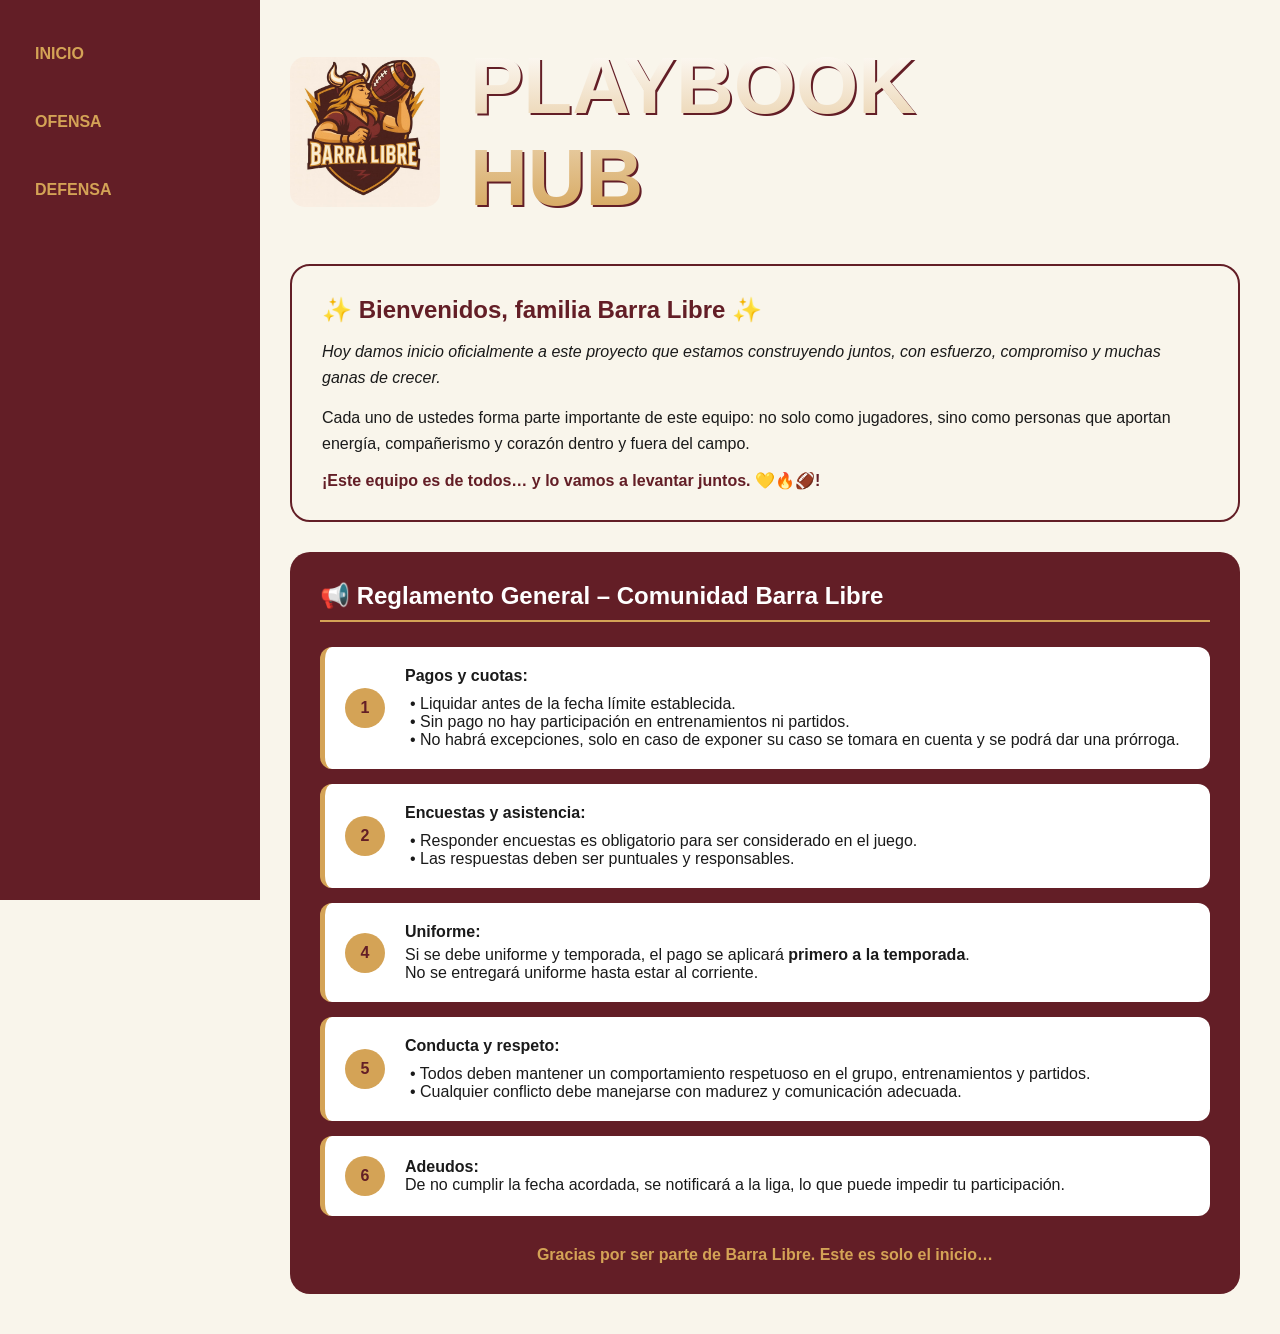
<file: index.html>
<!DOCTYPE html>
<html lang="es">
<head>
    <meta charset="UTF-8">
    <meta name="viewport" content="width=device-width, initial-scale=1.0">
    <title>Barra Libre - Inicio</title>
    <link rel="stylesheet" href="https://cdnjs.cloudflare.com/ajax/libs/font-awesome/6.0.0/css/all.min.css">
    <link rel="stylesheet" href="style.css">
</head>
<body>
    <div class="overlay" onclick="closeMenu()"></div>
    <!-- Botón Hamburguesa -->
    <button class="menu-toggle" onclick="toggleMenu()">
        <i class="fa-solid fa-bars"></i>
    </button>
    <div class="web-container">
        <div class="sidebar" id="sidebar">
            <a href="index.html" class="nav-item" onclick="closeMenu()">INICIO</a>
            <a href="ofensa.html" class="nav-item" onclick="closeMenu()">OFENSA</a>
            <a href="defensa.html" class="nav-item" onclick="closeMenu()">DEFENSA</a>
        </div>
        <div class="main-content">
            <div class="header-web">
                <img src="LOGO_BL_FEM.jpeg" alt="Logo Barra Libre">
                <h1>PLAYBOOK<br>HUB</h1>
            </div>

            <!-- Sección de Bienvenida -->
            <div class="rules-container" style="margin-bottom: 30px; background: var(--crema); color: var(--negro); border: 2px solid var(--guinda);">
                <h2 style="color: var(--guinda); margin-bottom: 15px;">✨ Bienvenidos, familia Barra Libre ✨</h2>
                <p style="font-style: italic; margin-bottom: 15px; line-height: 1.6;">
                    Hoy damos inicio oficialmente a este proyecto que estamos construyendo juntos, con esfuerzo, compromiso y muchas ganas de crecer.
                </p>
                <p style="margin-bottom: 15px; line-height: 1.6;">
                    Cada uno de ustedes forma parte importante de este equipo: no solo como jugadores, sino como personas que aportan energía, compañerismo y corazón dentro y fuera del campo.
                </p>
                <p style="font-weight: bold; color: var(--guinda);">¡Este equipo es de todos… y lo vamos a levantar juntos. 💛🔥🏈!</p>
            </div>

            <!-- Sección de Reglamento -->
            <div class="rules-container">
                <h2 style="text-align: left; border-bottom: 2px solid var(--oro); padding-bottom: 10px; margin-bottom: 25px;">
                    📢 Reglamento General – Comunidad Barra Libre
                </h2>

                <!-- Punto 1 -->
                <div class="rule-card-web" style="border-left: 5px solid var(--oro);">
                    <div class="rule-number">1</div>
                    <div>
                        <strong>Pagos y cuotas:</strong>
                        <ul style="margin-top: 10px; list-style-type: none; padding-left: 5px;">
                            <li>• Liquidar antes de la fecha límite establecida.</li>
                            <li>• Sin pago no hay participación en entrenamientos ni partidos.</li>
                            <li>• No habrá excepciones, solo en caso de exponer su caso se tomara en cuenta y se podrá dar una prórroga.</li>
                        </ul>
                    </div>
                </div>

                <!-- Punto 2 -->
                <div class="rule-card-web" style="border-left: 5px solid var(--oro);">
                    <div class="rule-number">2</div>
                    <div>
                        <strong>Encuestas y asistencia:</strong>
                        <ul style="margin-top: 10px; list-style-type: none; padding-left: 5px;">
                            <li>• Responder encuestas es obligatorio para ser considerado en el juego.</li>
                            <li>• Las respuestas deben ser puntuales y responsables.</li>
                        </ul>
                    </div>
                </div>

                <!-- Punto 4 (Especial Uniformes) -->
                <div class="rule-card-web" style="border-left: 5px solid var(--oro);">
                    <div class="rule-number">4</div>
                    <div>
                        <strong>Uniforme:</strong>
                        <p style="margin-top: 5px;">Si se debe uniforme y temporada, el pago se aplicará <strong>primero a la temporada</strong>.</p>
                        <p>No se entregará uniforme hasta estar al corriente.</p>
                    </div>
                </div>

                <!-- Punto -->
                <div class="rule-card-web" style="border-left: 5px solid var(--oro);">
                    <div class="rule-number">5</div>
                    <div>
                        <strong>Conducta y respeto:</strong>
                        <ul style="margin-top: 10px; list-style-type: none; padding-left: 5px;">
                            <li>• Todos deben mantener un comportamiento respetuoso en el grupo, entrenamientos y partidos.</li>
                            <li>• Cualquier conflicto debe manejarse con madurez y comunicación adecuada.</li>
                        </ul>
                    </div>
                </div>

                <!-- Punto 6 -->
                <div class="rule-card-web" style="border-left: 5px solid var(--oro);">
                    <div class="rule-number">6</div>
                    <div>
                        <strong>Adeudos:</strong>
                        <p>De no cumplir la fecha acordada, se notificará a la liga, lo que puede impedir tu participación.</p>
                    </div>
                </div>

                <p style="text-align: center; margin-top: 30px; font-weight: bold; color: var(--oro);">
                    Gracias por ser parte de Barra Libre. Este es solo el inicio…
                </p>
            </div>
        </div>
    </div>
    <script>
        function toggleMenu() {
            document.getElementById('sidebar').classList.toggle('active');
            document.querySelector('.overlay').classList.toggle('active');
            document.body.classList.toggle('no-scroll');
        }

        function closeMenu() {
            document.getElementById('sidebar').classList.remove('active');
            document.querySelector('.overlay').classList.remove('active');
            document.body.classList.remove('no-scroll');
        }
    </script>
</body>
</html>
</file>
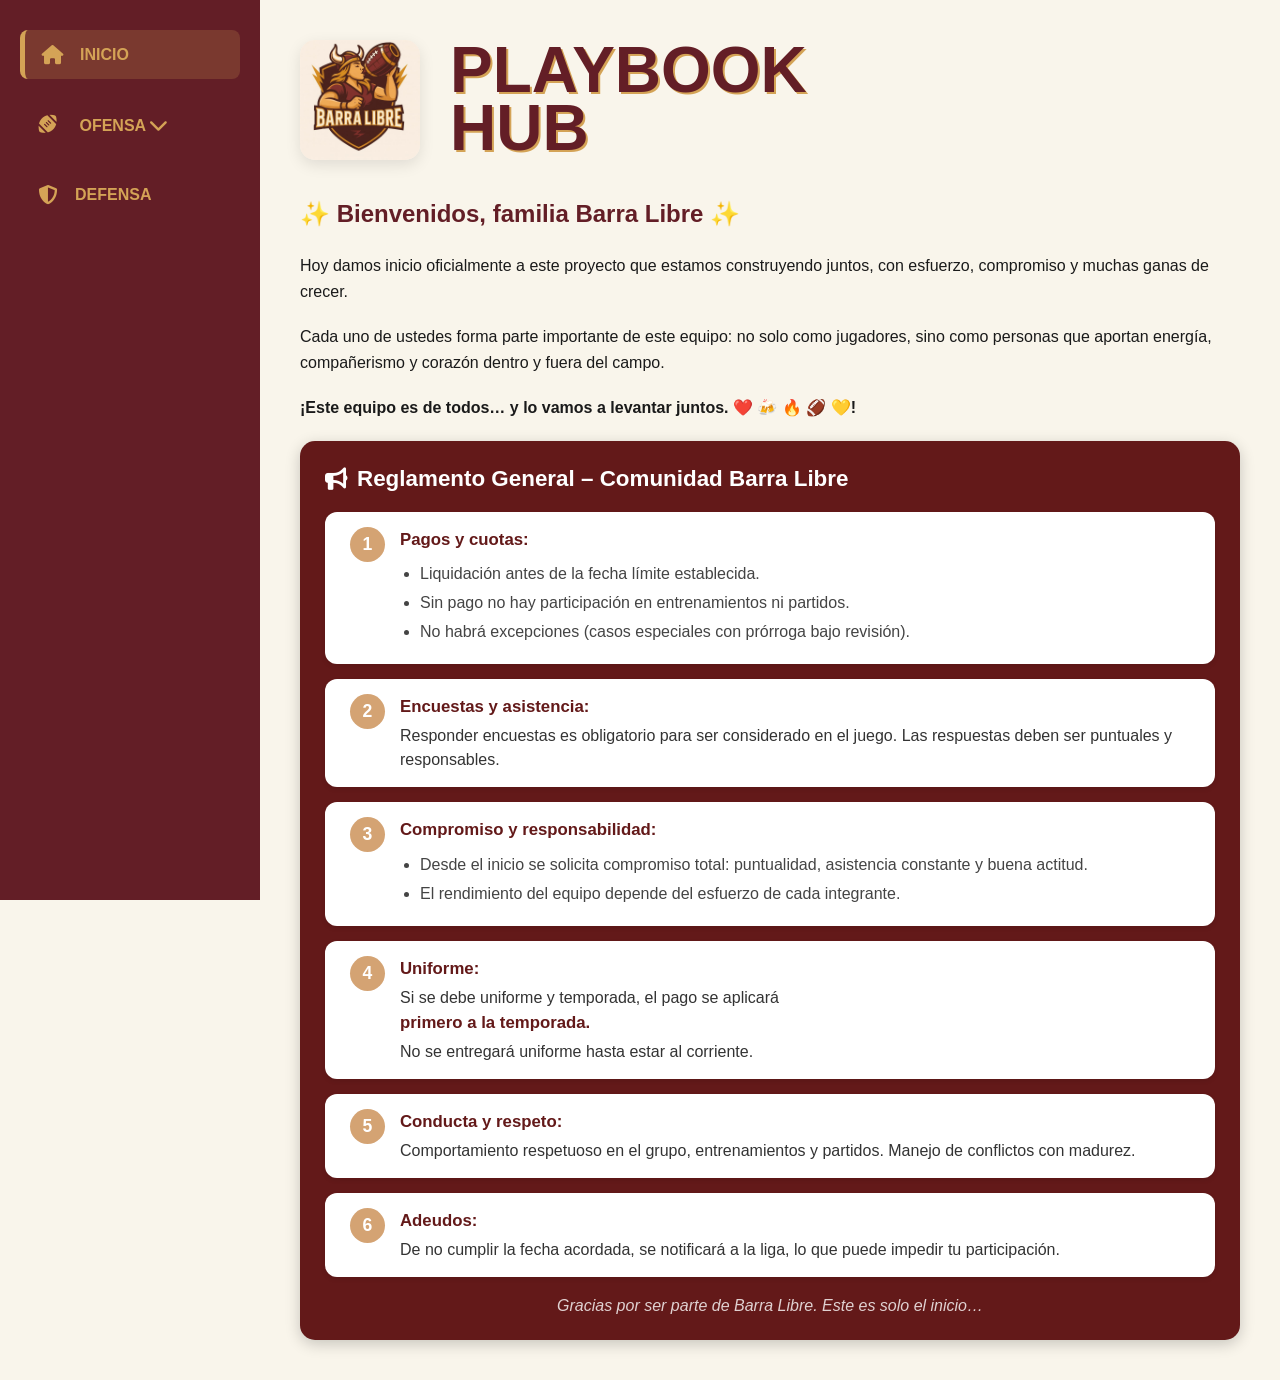
<file: docs/index.html>
<!DOCTYPE html>
<html lang="es">
<head>
    <meta charset="UTF-8">
    <meta name="viewport" content="width=device-width, initial-scale=1.0">
    <title>Barra Libre - Inicio</title>
    <link rel="stylesheet" href="https://cdnjs.cloudflare.com/ajax/libs/font-awesome/6.0.0/css/all.min.css">
    <link rel="stylesheet" href="style.css">
</head>
<body>
    <!-- OVERLAY -->
    <div class="overlay" id="overlay" onclick="closeMenu()"></div>

    <!-- BOTÓN HAMBURGUESA -->
    <button class="menu-toggle" onclick="toggleMenu()">
        <i class="fa-solid fa-bars"></i>
    </button>

    <div class="web-container">
        <!-- SIDEBAR -->
        <div class="sidebar" id="sidebar">
            <a href="index.html" class="nav-item active"><i class="fa-solid fa-house"></i> INICIO</a>
            
            <!-- Botón de Ofensa (Sin el div nav-dropdown) -->
            <!-- Cambia el botón de Ofensa por este -->
            <a href="javascript:void(0)" class="nav-item" onclick="toggleSubmenu(event)">
                <div class="nav-item-content">
                    <i class="fa-solid fa-football"></i>
                    <span>OFENSA</span>
                </div>
                <i class="fa-solid fa-chevron-down arrow-icon"></i>
            </a>
            
            <!-- Submenú -->
            <div class="submenu" id="submenu-ofensa">
                <a href="ofensa-varonil.html" class="submenu-item">Varonil</a>
                <a href="ofensa-femenil.html" class="submenu-item">Femenil</a>
            </div>

            <a href="defensa.html" class="nav-item"><i class="fa-solid fa-shield"></i> DEFENSA</a>
        </div>


        <!-- CONTENIDO PRINCIPAL -->
        <div class="main-content">
            <div class="header-web">
                <img src="LOGO_BL_FEM.jpeg" alt="Logo Barra Libre">
                <h1>PLAYBOOK<br>HUB</h1>
            </div>

            <!-- Sección de Bienvenida (Estilo Caja Blanca Premium) -->
            <div class="welcome-section">
                <h2>✨ Bienvenidos, familia Barra Libre ✨</h2>
                
                <p class="italic">Hoy damos inicio oficialmente a este proyecto que estamos construyendo juntos, con esfuerzo, compromiso y muchas ganas de crecer.</p>

                <p>Cada uno de ustedes forma parte importante de este equipo: no solo como jugadores, sino como personas que aportan energía, compañerismo y corazón dentro y fuera del campo.</p>

                <p class="bold">¡Este equipo es de todos… y lo vamos a levantar juntos. ❤️ 🍻 🔥 🏈 💛!</p>
            </div>

            <!-- Sección de Reglamento (El contenedor Guinda) -->
            <div class="rules-container">
                <h2 class="rules-title">
                    <i class="fa-solid fa-bullhorn"></i> Reglamento General – Comunidad Barra Libre
                </h2>

                <!-- Punto 1 -->
                <div class="rule-card-web">
                    <div class="rule-number">1</div>
                    <div class="rule-content">
                        <strong>Pagos y cuotas:</strong>
                        <ul>
                            <li>Liquidación antes de la fecha límite establecida.</li>
                            <li>Sin pago no hay participación en entrenamientos ni partidos.</li>
                            <li>No habrá excepciones (casos especiales con prórroga bajo revisión).</li>
                        </ul>
                    </div>
                </div>

                <!-- Punto 2 -->
                <div class="rule-card-web">
                    <div class="rule-number">2</div>
                    <div class="rule-content">
                        <strong>Encuestas y asistencia:</strong>
                        <p>Responder encuestas es obligatorio para ser considerado en el juego. Las respuestas deben ser puntuales y responsables.</p>
                    </div>
                </div>

                <!-- Punto 3 -->
                <div class="rule-card-web">
                    <div class="rule-number">3</div>
                    <div class="rule-content">
                        <strong>Compromiso y responsabilidad:</strong>
                        <ul>
                            <li>Desde el inicio se solicita compromiso total: puntualidad, asistencia constante y buena actitud.</li>
                            <li>El rendimiento del equipo depende del esfuerzo de cada integrante.</li>
                        </ul>
                    </div>
                </div>


                <!-- Punto 4 -->
                <div class="rule-card-web">
                    <div class="rule-number">4</div>
                    <div class="rule-content">
                        <strong>Uniforme:</strong>
                        <p>Si se debe uniforme y temporada, el pago se aplicará <strong>primero a la temporada.</strong> No se entregará uniforme hasta estar al corriente.</p>
                    </div>
                </div>

                <!-- Punto 5 -->
                <div class="rule-card-web">
                    <div class="rule-number">5</div>
                    <div class="rule-content">
                        <strong>Conducta y respeto:</strong>
                        <p>Comportamiento respetuoso en el grupo, entrenamientos y partidos. Manejo de conflictos con madurez.</p>
                    </div>
                </div>

                <!-- Punto 6 -->
                <div class="rule-card-web">
                    <div class="rule-number">6</div>
                    <div class="rule-content">
                        <strong>Adeudos:</strong>
                        <p>De no cumplir la fecha acordada, se notificará a la liga, lo que puede impedir tu participación.</p>
                    </div>
                </div>

                <p class="rules-footer">Gracias por ser parte de Barra Libre. Este es solo el inicio…</p>
            </div>
        </div>
    </div>

    <script>
        // --- FUNCIÓN PARA ABRIR/CERRAR MENÚ ---
        function toggleMenu() {
            const sidebar = document.getElementById('sidebar');
            const overlay = document.getElementById('overlay');
            const menuBtn = document.querySelector('.menu-toggle');
            
            sidebar.classList.toggle('active');
            overlay.classList.toggle('active');
            document.body.classList.toggle('no-scroll');
            
            // Cambio dinámico: Ocultar el botón si el menú está abierto
            if (sidebar.classList.contains('active')) {
                menuBtn.classList.add('hidden');
            } else {
                menuBtn.classList.remove('hidden');
            }
        }

        // --- FUNCIÓN PARA CERRAR TODO ---
        function closeMenu() {
            document.getElementById('sidebar').classList.remove('active');
            document.getElementById('overlay').classList.remove('active');
            document.body.classList.remove('no-scroll');
            
            // Asegurar que el botón de hamburguesa vuelva a aparecer
            const menuBtn = document.querySelector('.menu-toggle');
            if (menuBtn) menuBtn.classList.remove('hidden');
        }

        // --- LÓGICA DE LAS TARJETAS (Flip y Video optimizado) ---
        document.querySelectorAll('.play-card').forEach(card => {
            let isScrolling = false;
            let startY = 0;

            // Mejoramos la detección de scroll para evitar giros accidentales
            card.addEventListener('touchstart', (e) => {
                startY = e.touches[0].clientY;
                isScrolling = false;
            }, { passive: true });

            card.addEventListener('touchmove', (e) => {
                const moveY = Math.abs(e.touches[0].clientY - startY);
                if (moveY > 10) isScrolling = true; // Si se mueve más de 10px verticalmente, es scroll
            }, { passive: true });

            card.addEventListener('click', function () {
                if (isScrolling) return; // No girar si el usuario solo está bajando en la página[cite: 5]

                this.classList.toggle('flip');
                const video = this.querySelector('video');

                if (video) {
                    if (this.classList.contains('flip')) {
                        // Tiempo de espera de 200ms para que la animación se vea fluida
                        setTimeout(() => video.play(), 200);
                    } else {
                        video.pause();
                        video.currentTime = 0;
                    }
                }
            });
        });

        // --- FUNCIÓN PARA DESPLEGAR SUBMENÚ DE OFENSA ---
        function toggleSubmenu(event) {
            event.preventDefault();

            const submenu = document.getElementById('submenu-ofensa');
            const arrow = event.currentTarget.querySelector('.arrow-icon');

            // Alternar la clase 'show' para mostrar/ocultar el submenú
            if (submenu) {
                submenu.classList.toggle('show');
            }

            // Alternar la clase 'rotate' para girar la flechita
            if (arrow) {
                arrow.classList.toggle('rotate');
            }
        }
    </script>
</body>
</html>
</file>
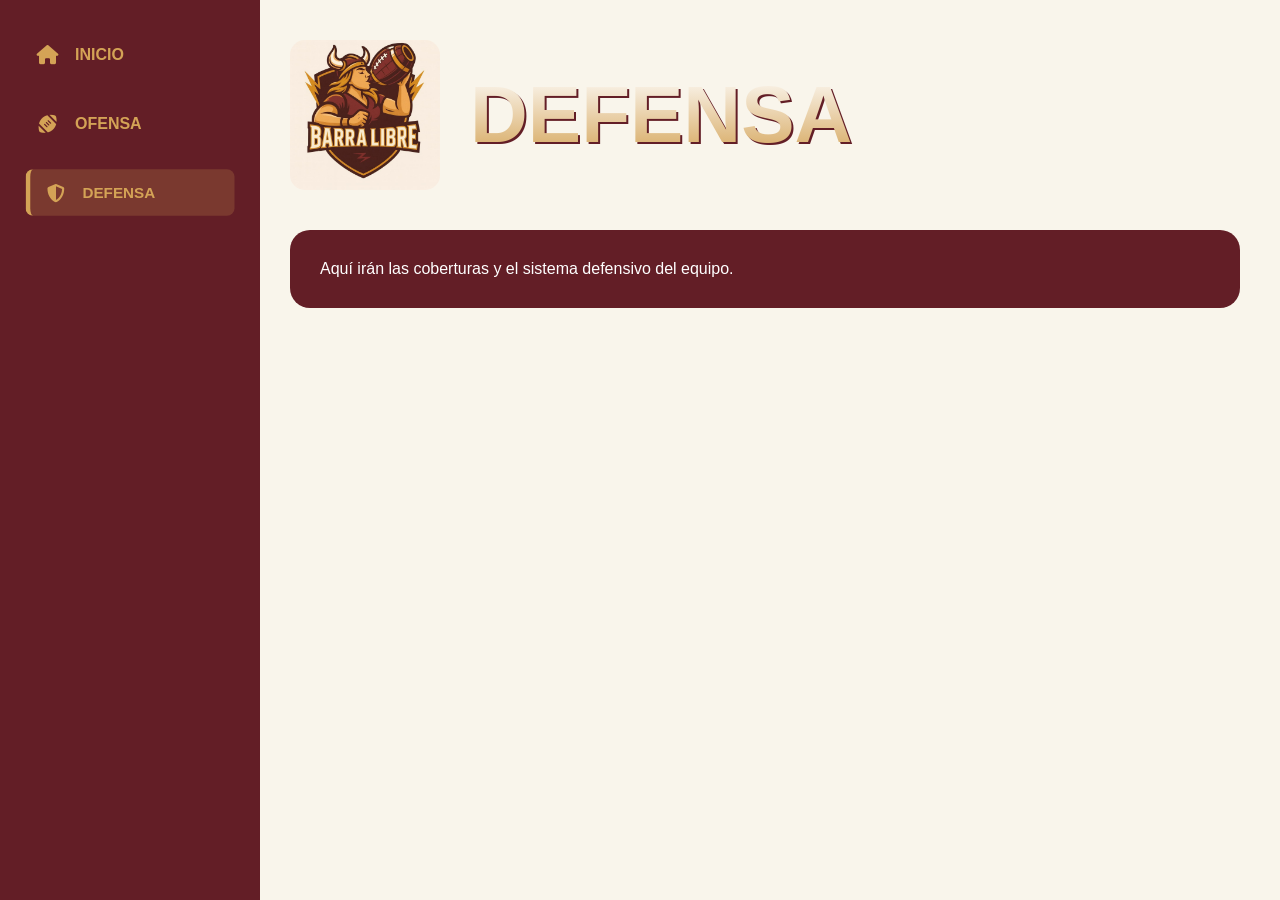
<file: defensa.html>
<!DOCTYPE html>
<html lang="es">
<head >
    <meta name="viewport" content="width=device-width, initial-scale=1.0">
    <title>Barra Libre - Defensa</title>
    <link rel="stylesheet" href="https://cdnjs.cloudflare.com/ajax/libs/font-awesome/6.0.0/css/all.min.css">
    <link rel="stylesheet" href="style.css">
</head>
<body>
    <div class="overlay" onclick="closeMenu()"></div>
    <!-- Botón Hamburguesa -->
    <button class="menu-toggle" onclick="toggleMenu()">
        <i class="fa-solid fa-bars"></i>
    </button>
    <div class="web-container">

        <div class="sidebar" id="sidebar">
            <a href="index.html" class="nav-item"><i class="fa-solid fa-house"></i> INICIO</a>
            <a href="ofensa.html" class="nav-item"><i class="fa-solid fa-football"></i> OFENSA</a>
            <a href="defensa.html" class="nav-item active"><i class="fa-solid fa-shield"></i> DEFENSA</a>
        </div>
        <div class="main-content">
            <div class="header-web">
                <img src="LOGO_BL_FEM.jpeg" alt="Logo">
                <h1>DEFENSA</h1>
            </div>
            <div class="rules-container">
                <p>Aquí irán las coberturas y el sistema defensivo del equipo.</p>
            </div>
        </div>
    </div>
        <script>
        function toggleMenu() {
            document.getElementById('sidebar').classList.toggle('active');
            document.querySelector('.overlay').classList.toggle('active');
            document.body.classList.toggle('no-scroll');
        }

        function closeMenu() {
            document.getElementById('sidebar').classList.remove('active');
            document.querySelector('.overlay').classList.remove('active');
            document.body.classList.remove('no-scroll');
        }
    </script>
</body>
</html>
</file>
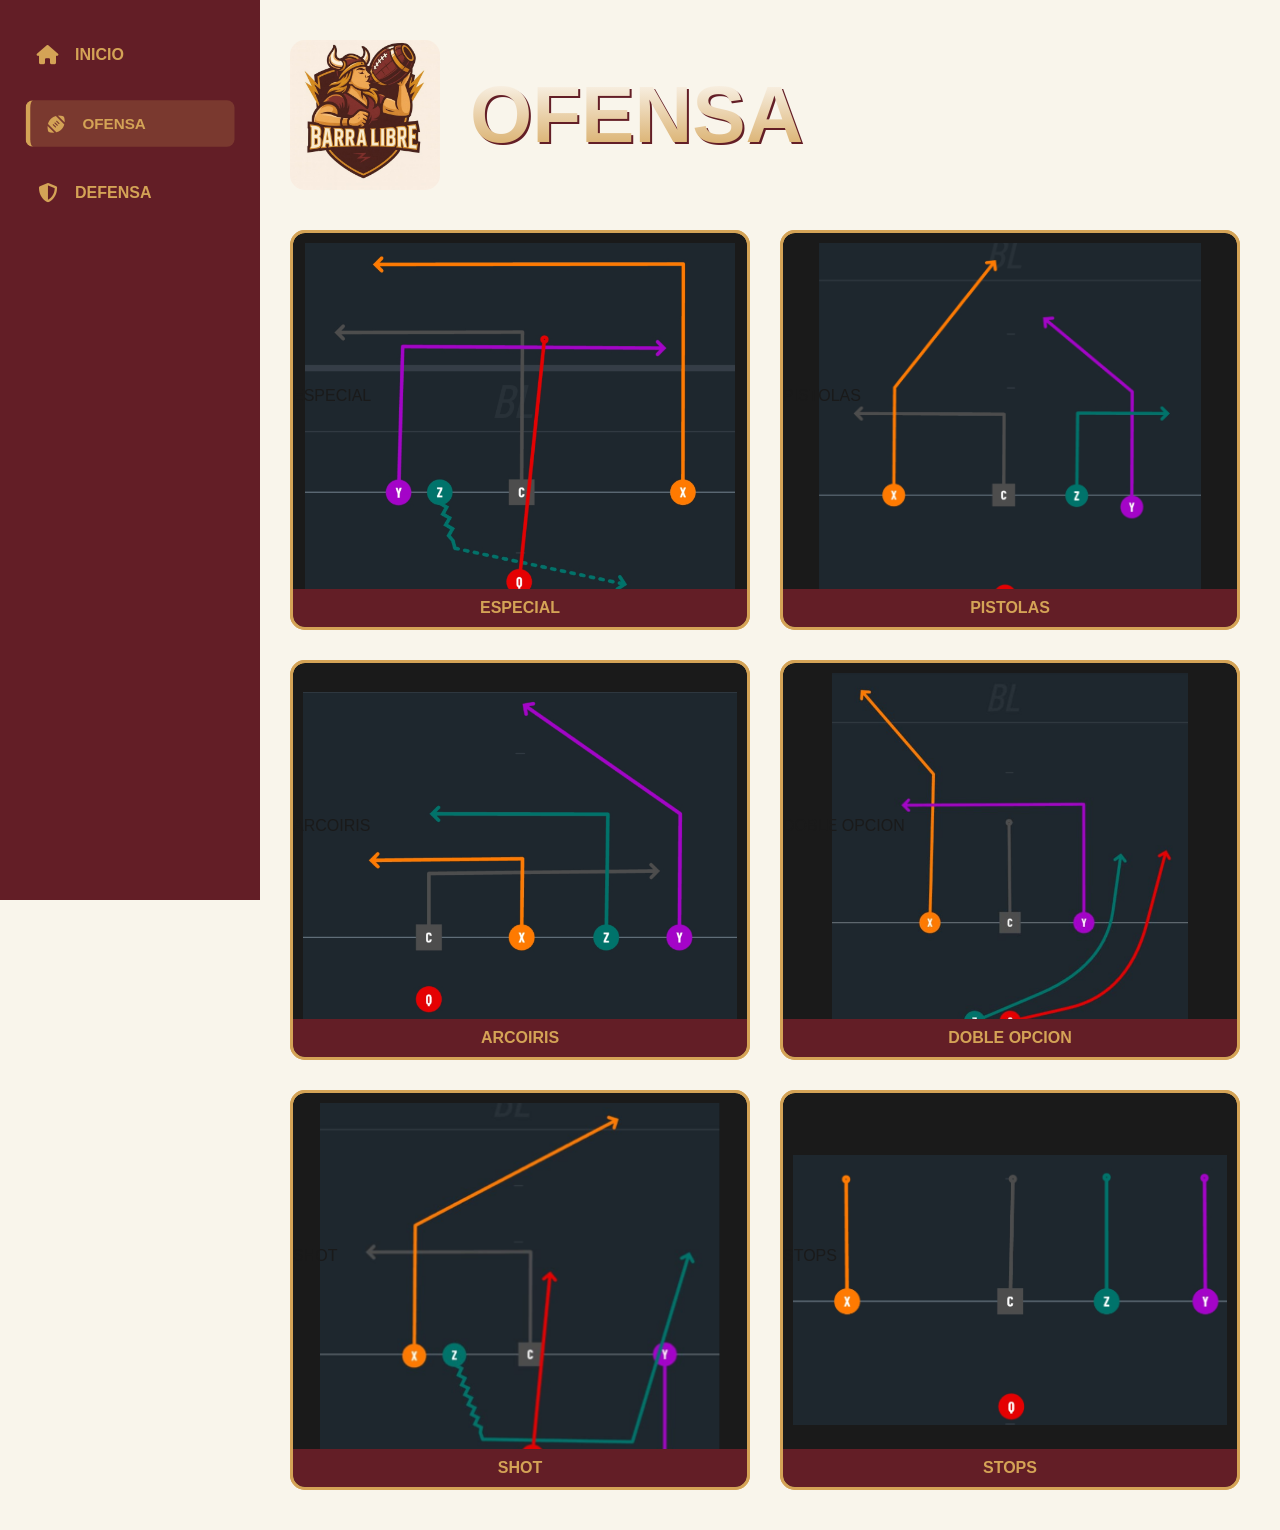
<file: ofensa.html>
<!DOCTYPE html>
<html lang="es">
<head>
    <meta name="viewport" content="width=device-width, initial-scale=1.0">
    <title>Barra Libre - Ofensa</title>
    <link rel="stylesheet" href="https://cdnjs.cloudflare.com/ajax/libs/font-awesome/6.0.0/css/all.min.css">
    <link rel="stylesheet" href="style.css">
</head>
<body>
    <div class="overlay" onclick="closeMenu()"></div>
    <!-- Botón Hamburguesa -->
    <button class="menu-toggle" onclick="toggleMenu()">
        <i class="fa-solid fa-bars"></i>
    </button>
    <div class="web-container">
        <div class="sidebar" id="sidebar">
            <a href="index.html" class="nav-item"><i class="fa-solid fa-house"></i> INICIO</a>
            <a href="ofensa.html" class="nav-item active"><i class="fa-solid fa-football"></i> OFENSA</a>
            <a href="defensa.html" class="nav-item"><i class="fa-solid fa-shield"></i> DEFENSA</a>
        </div>
        <div class="main-content">
            <div class="header-web">
                <img src="LOGO_BL_FEM.jpeg" alt="Logo">
                <h1>OFENSA</h1>
            </div>

            <div class="playbook-grid">
                <!-- TARJETA DE JUGADA 1 -->
                <div class="play-card">
                    <div class="play-card-inner">
                        <!-- FRENTE: Nombre y Foto -->
                        <div class="play-card-front">
                            <img src="jugadas/foto_especial.png" alt="Formación 1">
                            <div class="play-name">ESPECIAL</div>
                        </div>
                        <!-- ATRÁS: Video de la Jugada -->
                        <div class="play-card-back">
                            <video autoplay loop muted playsinline>
                                <source src="jugadas/video_especial.mp4" type="video/mp4">
                            </video>
                            <div class="play-desc">ESPECIAL</div>
                        </div>
                    </div>
                </div>

                <!-- TARJETA DE JUGADA 2 -->
                <div class="play-card">
                    <div class="play-card-inner">
                        <div class="play-card-front">
                            <img src="jugadas/foto_pistolas.png" alt="Formación 2">
                            <div class="play-name">PISTOLAS</div>
                        </div>
                        <div class="play-card-back">
                            <video autoplay loop muted playsinline>
                                <source src="jugadas/video_pistolas.mp4" type="video/mp4">
                            </video>
                            <div class="play-desc">PISTOLAS</div>
                        </div>
                    </div>
                </div>



                <!-- TARJETA DE JUGADA 3 -->
                <div class="play-card">
                    <div class="play-card-inner">
                        <div class="play-card-front">
                            <img src="jugadas/foto_arcoiris.png" alt="Formación 2">
                            <div class="play-name">ARCOIRIS</div>
                        </div>
                        <div class="play-card-back">
                            <video autoplay loop muted playsinline>
                                <source src="jugadas/video_arcoiris.mp4" type="video/mp4">
                            </video>
                            <div class="play-desc">ARCOIRIS</div>
                        </div>
                    </div>
                </div>

                <!-- TARJETA DE JUGADA 4 -->
                <div class="play-card">
                    <div class="play-card-inner">
                        <div class="play-card-front">
                            <img src="jugadas/foto_doble_opcion.png" alt="Formación 2">
                            <div class="play-name">DOBLE OPCION</div>
                        </div>
                        <div class="play-card-back">
                            <video autoplay loop muted playsinline>
                                <source src="jugadas/video_doble_opcion.mp4" type="video/mp4">
                            </video>
                            <div class="play-desc">DOBLE OPCION</div>
                        </div>
                    </div>
                </div>

                <!-- TARJETA DE JUGADA 5 -->
                <div class="play-card">
                    <div class="play-card-inner">
                        <div class="play-card-front">
                            <img src="jugadas/foto_reversible.png" alt="Formación 2">
                            <div class="play-name">SHOT</div>
                        </div>
                        <div class="play-card-back">
                            <video autoplay loop muted playsinline>
                                <source src="jugadas/video_reversible.mp4" type="video/mp4">
                            </video>
                            <div class="play-desc">SHOT</div>
                        </div>
                    </div>
                </div>

                <!-- TARJETA DE JUGADA 6 -->
                <div class="play-card">
                    <div class="play-card-inner">
                        <div class="play-card-front">
                            <img src="jugadas/foto_stops.png" alt="Formación 2">
                            <div class="play-name">STOPS</div>
                        </div>
                        <div class="play-card-back">
                            <video autoplay loop muted playsinline>
                                <source src="jugadas/video_stops.mp4" type="video/mp4">
                            </video>
                            <div class="play-desc">STOPS</div>
                        </div>
                    </div>
                </div>

            </div>
        </div>
    </div>
        <script>
        function toggleMenu() {
            document.getElementById('sidebar').classList.toggle('active');
            document.querySelector('.overlay').classList.toggle('active');
            document.body.classList.toggle('no-scroll');
        }

        function closeMenu() {
            document.getElementById('sidebar').classList.remove('active');
            document.querySelector('.overlay').classList.remove('active');
            document.body.classList.remove('no-scroll');
        }
    </script>
</body>
</html>
</file>
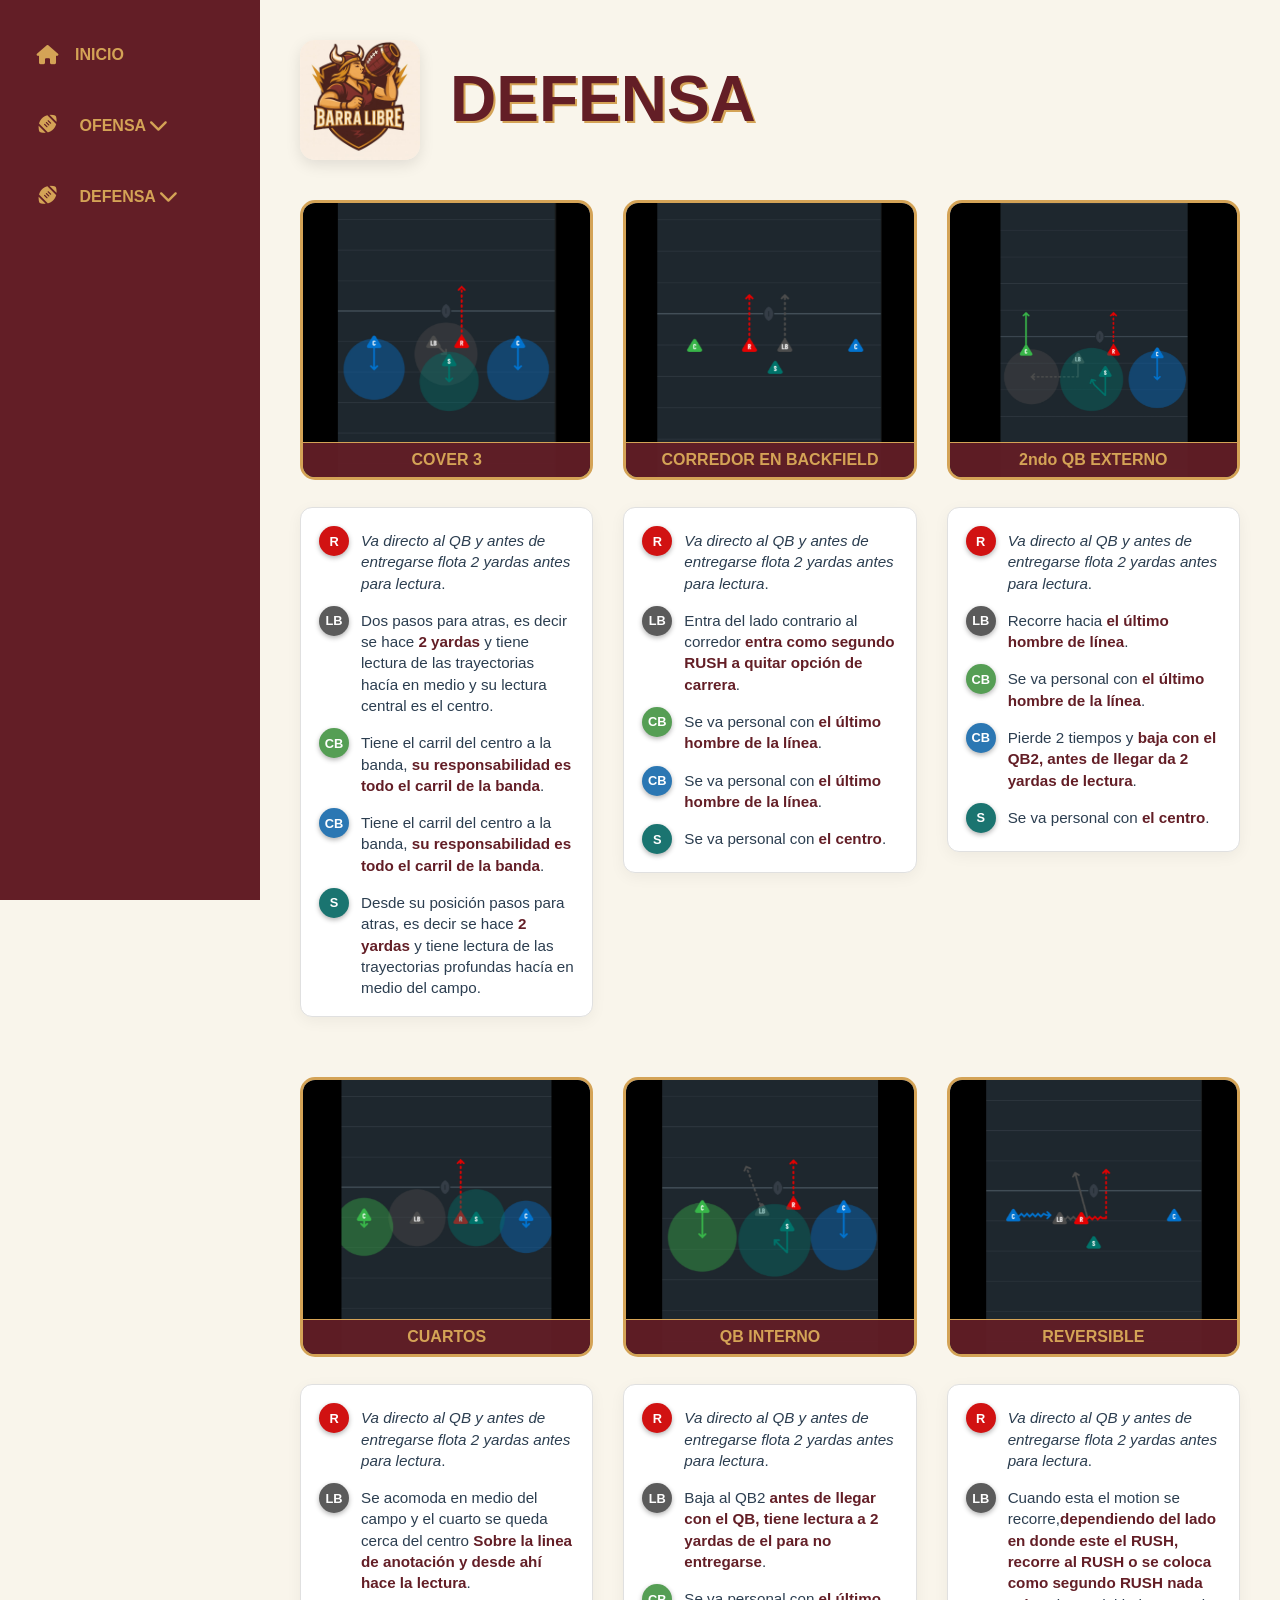
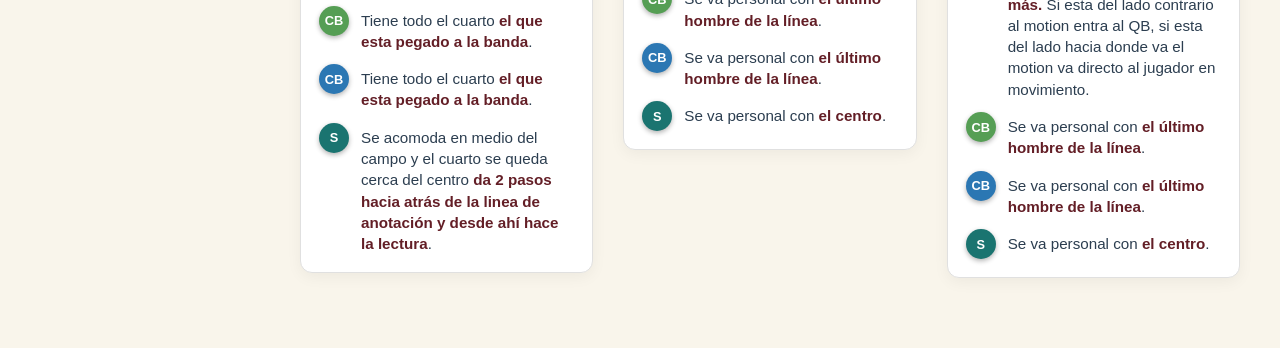
<file: docs/defensa-femenil.html>
<!DOCTYPE html>
<html lang="es">
<head >
    <meta name="viewport" content="width=device-width, initial-scale=1.0">
    <title>Barra Libre - Defensa</title>
    <link rel="stylesheet" href="https://cdnjs.cloudflare.com/ajax/libs/font-awesome/6.0.0/css/all.min.css">
    <link rel="stylesheet" href="style.css">
</head>
<body>
    <!-- OVERLAY -->
    <div class="overlay" id="overlay" onclick="closeMenu()"></div>

    <!-- BOTÓN HAMBURGUESA -->
    <button class="menu-toggle" onclick="toggleMenu()">
        <i class="fa-solid fa-bars"></i>
    </button>
    
    <div class="web-container">

        <div class="sidebar" id="sidebar">
            <a href="index.html" class="nav-item"><i class="fa-solid fa-house"></i> INICIO</a>

            <!-- Botón de Ofensa (Sin el div nav-dropdown) -->
            <!-- Cambia el botón de Ofensa por este -->
            <a href="javascript:void(0)" class="nav-item" onclick="toggleSubmenu(event)">
                <div class="nav-item-content">
                    <i class="fa-solid fa-football"></i>
                    <span>OFENSA</span>
                </div>
                <i class="fa-solid fa-chevron-down arrow-icon"></i>
            </a>
            
            <!-- Submenú -->
            <div class="submenu" id="submenu-ofensa">
                <a href="ofensa-varonil.html" class="submenu-item">Varonil</a>
                <a href="ofensa-femenil.html" class="submenu-item">Femenil</a>
            </div>

            <a href="javascript:void(0)" class="nav-item" onclick="toggleSubmenu(event)">
                <div class="nav-item-content">
                    <i class="fa-solid fa-football"></i>
                    <span>DEFENSA</span>
                </div>
                <i class="fa-solid fa-chevron-down arrow-icon"></i>
            </a>
            
            <!-- Submenú -->
            <div class="submenu" id="submenu-defensa">
                <a href="defensa-varonil.html" class="submenu-item">Varonil</a>
                <a href="defensa-femenil.html" class="submenu-item">Femenil</a>
            </div>
        </div>
        <div class="main-content">
            <div class="header-web">
                <img src="LOGO_BL_FEM.jpeg" alt="Logo">
                <h1>DEFENSA</h1>
            </div>
            <div class="playbook-grid">

                <!-- CARD 1 -->
                <div class="play-item">
                    <div class="play-card">
                        <div class="play-card-inner">
                            <div class="play-card-front">
                                <img src="jugadas/Defensa/foto_cover3.png" alt="Especial">
                                <div class="play-name">COVER 3</div>
                            </div>
                            <div class="play-card-back">
                                <video muted playsinline loop preload="metadata">
                                    <source src="jugadas/Defensa/video_cover3.mp4" type="video/mp4">
                                </video>
                            </div>
                        </div>
                    </div>
                    <div class="play-description">
                        <div class="player-route">
                            <div class="badge-circle-defensa r">R</div>
                            <span class="route-text"><em>Va directo al QB y antes de entregarse flota 2 yardas antes para lectura</em>.</span>
                        </div>
                        
                        <div class="player-route">
                            <div class="badge-circle-defensa lb">LB</div>
                            <span class="route-text">Dos pasos para atras, es decir se hace <strong>2 yardas</strong> y tiene lectura de las trayectorias hacía en medio y su lectura central es el centro.</span>
                        </div>
                        
                        <div class="player-route">
                            <div class="badge-circle-defensa cb1">CB</div>
                            <span class="route-text">Tiene el carril del centro a la banda, <strong>su responsabilidad es todo el carril de la banda</strong>.</span>
                        </div>

                        <div class="player-route">
                            <div class="badge-circle-defensa cb2">CB</div>
                            <span class="route-text">Tiene el carril del centro a la banda, <strong>su responsabilidad es todo el carril de la banda</strong>.</span>
                        </div>

                        <div class="player-route">
                            <div class="badge-circle-defensa s">S</div>
                            <span class="route-text">Desde su posición pasos para atras, es decir se hace <strong>2 yardas</strong> y tiene lectura de las trayectorias profundas hacía en medio del campo.</span>
                        </div>
                    </div>
                </div>
                <!-- FIN CARD 1 -->

                <!-- CARD 2 -->
                <div class="play-item">
                    <div class="play-card">
                        <div class="play-card-inner">
                            <div class="play-card-front">
                                <img src="jugadas/Defensa/foto_corredor.png" alt="Especial">
                                <div class="play-name">CORREDOR EN BACKFIELD</div>
                            </div>
                            <div class="play-card-back">
                                <video muted playsinline loop preload="metadata">
                                    <source src="jugadas/Defensa/video_corredor.mp4" type="video/mp4">
                                </video>
                            </div>
                        </div>
                    </div>
                    <div class="play-description">
                        <div class="player-route">
                            <div class="badge-circle-defensa r">R</div>
                            <span class="route-text"><em>Va directo al QB y antes de entregarse flota 2 yardas antes para lectura</em>.</span>
                        </div>
                        
                        <div class="player-route">
                            <div class="badge-circle-defensa lb">LB</div>
                            <span class="route-text">Entra del lado contrario al corredor <strong>entra como segundo RUSH a quitar opción de carrera</strong>.</span>
                        </div>
                        
                        <div class="player-route">
                            <div class="badge-circle-defensa cb1">CB</div>
                            <span class="route-text">Se va personal con <strong>el último hombre de la línea</strong>.</span>
                        </div>

                        <div class="player-route">
                            <div class="badge-circle-defensa cb2">CB</div>
                            <span class="route-text">Se va personal con <strong>el último hombre de la línea</strong>.</span>
                        </div>

                        <div class="player-route">
                            <div class="badge-circle-defensa s">S</div>
                            <span class="route-text">Se va personal con <strong>el centro</strong>.</span>
                        </div>
                    </div>
                </div>
                <!-- FIN CARD 2 -->

                <!-- CARD 3 -->
                <div class="play-item">
                    <div class="play-card">
                        <div class="play-card-inner">
                            <div class="play-card-front">
                                <img src="jugadas/Defensa/foto_2ndoQB.png" alt="2ndo QB EXTERNO">
                                <div class="play-name">2ndo QB EXTERNO</div>
                            </div>
                            <div class="play-card-back">
                                <video muted playsinline loop preload="metadata">
                                    <source src="jugadas/Defensa/video_2ndoQB.mp4" type="video/mp4">
                                </video>
                            </div>
                        </div>
                    </div>
                    <div class="play-description">
                        <div class="player-route">
                            <div class="badge-circle-defensa r">R</div>
                            <span class="route-text"><em>Va directo al QB y antes de entregarse flota 2 yardas antes para lectura</em>.</span>
                        </div>
                        
                        <div class="player-route">
                            <div class="badge-circle-defensa lb">LB</div>
                            <span class="route-text">Recorre hacia <strong>el último hombre de línea</strong>.</span>
                        </div>
                        
                        <div class="player-route">
                            <div class="badge-circle-defensa cb1">CB</div>
                            <span class="route-text">Se va personal con <strong>el último hombre de la línea</strong>.</span>
                        </div>

                        <div class="player-route">
                            <div class="badge-circle-defensa cb2">CB</div>
                            <span class="route-text">Pierde 2 tiempos y <strong>baja con el QB2, antes de llegar da 2 yardas de lectura</strong>.</span>
                        </div>

                        <div class="player-route">
                            <div class="badge-circle-defensa s">S</div>
                            <span class="route-text">Se va personal con <strong>el centro</strong>.</span>
                        </div>
                    </div>
                </div>
                <!-- FIN CARD 3 -->

                <!-- CARD 4 -->
                <div class="play-item">
                    <div class="play-card">
                        <div class="play-card-inner">
                            <div class="play-card-front">
                                <img src="jugadas/Defensa/foto_cuartos.png" alt="Cuartos">
                                <div class="play-name">CUARTOS</div>
                            </div>
                            <div class="play-card-back">
                                <video muted playsinline loop preload="metadata">
                                    <source src="jugadas/Defensa/video_cuartos.mp4" type="video/mp4">
                                </video>
                            </div>
                        </div>
                    </div>
                    <div class="play-description">
                        <div class="player-route">
                            <div class="badge-circle-defensa r">R</div>
                            <span class="route-text"><em>Va directo al QB y antes de entregarse flota 2 yardas antes para lectura</em>.</span>
                        </div>
                        
                        <div class="player-route">
                            <div class="badge-circle-defensa lb">LB</div>
                            <span class="route-text">Se acomoda en medio del campo y el cuarto se queda cerca del centro <strong>Sobre la linea de anotación y desde ahí hace la lectura</strong>.</span>
                        </div>
                        
                        <div class="player-route">
                            <div class="badge-circle-defensa cb1">CB</div>
                            <span class="route-text">Tiene todo el cuarto <strong>el que esta pegado a la banda</strong>.</span>
                        </div>

                        <div class="player-route">
                            <div class="badge-circle-defensa cb2">CB</div>
                            <span class="route-text">Tiene todo el cuarto <strong>el que esta pegado a la banda</strong>.</span>
                        </div>

                        <div class="player-route">
                            <div class="badge-circle-defensa s">S</div>
                            <span class="route-text">Se acomoda en medio del campo y el cuarto se queda cerca del centro <strong>da 2 pasos hacia atrás de la linea de anotación y desde ahí hace la lectura</strong>.</span>
                        </div>
                    </div>
                </div>
                <!-- FIN CARD 4 -->

                <!-- CARD 5 -->
                <div class="play-item">
                    <div class="play-card">
                        <div class="play-card-inner">
                            <div class="play-card-front">
                                <img src="jugadas/Defensa/foto_QBinterno.png" alt="QB Interno">
                                <div class="play-name">QB INTERNO</div>
                            </div>
                            <div class="play-card-back">
                                <video muted playsinline loop preload="metadata">
                                    <source src="jugadas/Defensa/video_QBinterno.mp4" type="video/mp4">
                                </video>
                            </div>
                        </div>
                    </div>
                    <div class="play-description">
                        <div class="player-route">
                            <div class="badge-circle-defensa r">R</div>
                            <span class="route-text"><em>Va directo al QB y antes de entregarse flota 2 yardas antes para lectura</em>.</span>
                        </div>
                        
                        <div class="player-route">
                            <div class="badge-circle-defensa lb">LB</div>
                            <span class="route-text">Baja al QB2 <strong>antes de llegar con el QB, tiene lectura a 2 yardas de el para no entregarse</strong>.</span>
                        </div>
                        
                        <div class="player-route">
                            <div class="badge-circle-defensa cb1">CB</div>
                            <span class="route-text">Se va personal con <strong>el último hombre de la línea</strong>.</span>
                        </div>

                        <div class="player-route">
                            <div class="badge-circle-defensa cb2">CB</div>
                            <span class="route-text">Se va personal con <strong>el último hombre de la línea</strong>.</span>
                        </div>

                        <div class="player-route">
                            <div class="badge-circle-defensa s">S</div>
                            <span class="route-text">Se va personal con <strong>el centro</strong>.</span>
                        </div>
                    </div>
                </div>
                <!-- FIN CARD 5 -->

                <!-- CARD 6 -->
                <div class="play-item">
                    <div class="play-card">
                        <div class="play-card-inner">
                            <div class="play-card-front">
                                <img src="jugadas/Defensa/foto_reversible.png" alt="Reversible">
                                <div class="play-name">REVERSIBLE</div>
                            </div>
                            <div class="play-card-back">
                                <video muted playsinline loop preload="metadata">
                                    <source src="jugadas/Defensa/video_reversible.mp4" type="video/mp4">
                                </video>
                            </div>
                        </div>
                    </div>
                    <div class="play-description">
                        <div class="player-route">
                            <div class="badge-circle-defensa r">R</div>
                            <span class="route-text"><em>Va directo al QB y antes de entregarse flota 2 yardas antes para lectura</em>.</span>
                        </div>
                        
                        <div class="player-route">
                            <div class="badge-circle-defensa lb">LB</div>
                            <span class="route-text">Cuando esta el motion se recorre,<strong>dependiendo del lado en donde este el RUSH, recorre al RUSH o se coloca como segundo RUSH nada más.</strong> Si esta del lado contrario al motion entra al QB, si esta del lado hacia donde va el motion va directo al jugador en movimiento.</span>
                        </div>
                        
                        <div class="player-route">
                            <div class="badge-circle-defensa cb1">CB</div>
                            <span class="route-text">Se va personal con <strong>el último hombre de la línea</strong>.</span>
                        </div>

                        <div class="player-route">
                            <div class="badge-circle-defensa cb2">CB</div>
                            <span class="route-text">Se va personal con <strong>el último hombre de la línea</strong>.</span>
                        </div>

                        <div class="player-route">
                            <div class="badge-circle-defensa s">S</div>
                            <span class="route-text">Se va personal con <strong>el centro</strong>.</span>
                        </div>
                    </div>
                </div>
                <!-- FIN CARD 6 -->


            </div> <!-- FIN GRID -->
        </div>
    </div>




    <script>
        // --- FUNCIÓN PARA ABRIR/CERRAR MENÚ ---
        function toggleMenu() {
            const sidebar = document.getElementById('sidebar');
            const overlay = document.getElementById('overlay');
            const menuBtn = document.querySelector('.menu-toggle');
            
            sidebar.classList.toggle('active');
            overlay.classList.toggle('active');
            document.body.classList.toggle('no-scroll');
            
            // Cambio dinámico: Ocultar el botón si el menú está abierto
            if (sidebar.classList.contains('active')) {
                menuBtn.classList.add('hidden');
            } else {
                menuBtn.classList.remove('hidden');
            }
        }

        // --- FUNCIÓN PARA CERRAR TODO ---
        function closeMenu() {
            document.getElementById('sidebar').classList.remove('active');
            document.getElementById('overlay').classList.remove('active');
            document.body.classList.remove('no-scroll');
            
            // Asegurar que el botón de hamburguesa vuelva a aparecer
            const menuBtn = document.querySelector('.menu-toggle');
            if (menuBtn) menuBtn.classList.remove('hidden');
        }

        // --- LÓGICA DE LAS TARJETAS (Flip y Video optimizado) ---
        document.querySelectorAll('.play-card').forEach(card => {
            let isScrolling = false;
            let startY = 0;

            // Mejoramos la detección de scroll para evitar giros accidentales
            card.addEventListener('touchstart', (e) => {
                startY = e.touches[0].clientY;
                isScrolling = false;
            }, { passive: true });

            card.addEventListener('touchmove', (e) => {
                const moveY = Math.abs(e.touches[0].clientY - startY);
                if (moveY > 10) isScrolling = true; // Si se mueve más de 10px verticalmente, es scroll
            }, { passive: true });

            card.addEventListener('click', function () {
                if (isScrolling) return; // No girar si el usuario solo está bajando en la página[cite: 5]

                this.classList.toggle('flip');
                const video = this.querySelector('video');

                if (video) {
                    if (this.classList.contains('flip')) {
                        // Tiempo de espera de 200ms para que la animación se vea fluida
                        setTimeout(() => video.play(), 200);
                    } else {
                        video.pause();
                        video.currentTime = 0;
                    }
                }
            });
        });

        // --- FUNCIÓN PARA DESPLEGAR SUBMENÚ DE OFENSA ---
        function toggleSubmenu(event) {
            event.preventDefault();

            const submenu = document.getElementById('submenu-ofensa');
            const arrow = event.currentTarget.querySelector('.arrow-icon');

            // Alternar la clase 'show' para mostrar/ocultar el submenú
            if (submenu) {
                submenu.classList.toggle('show');
            }

            // Alternar la clase 'rotate' para girar la flechita
            if (arrow) {
                arrow.classList.toggle('rotate');
            }
        }
    </script>
    
</body>
</html>
</file>
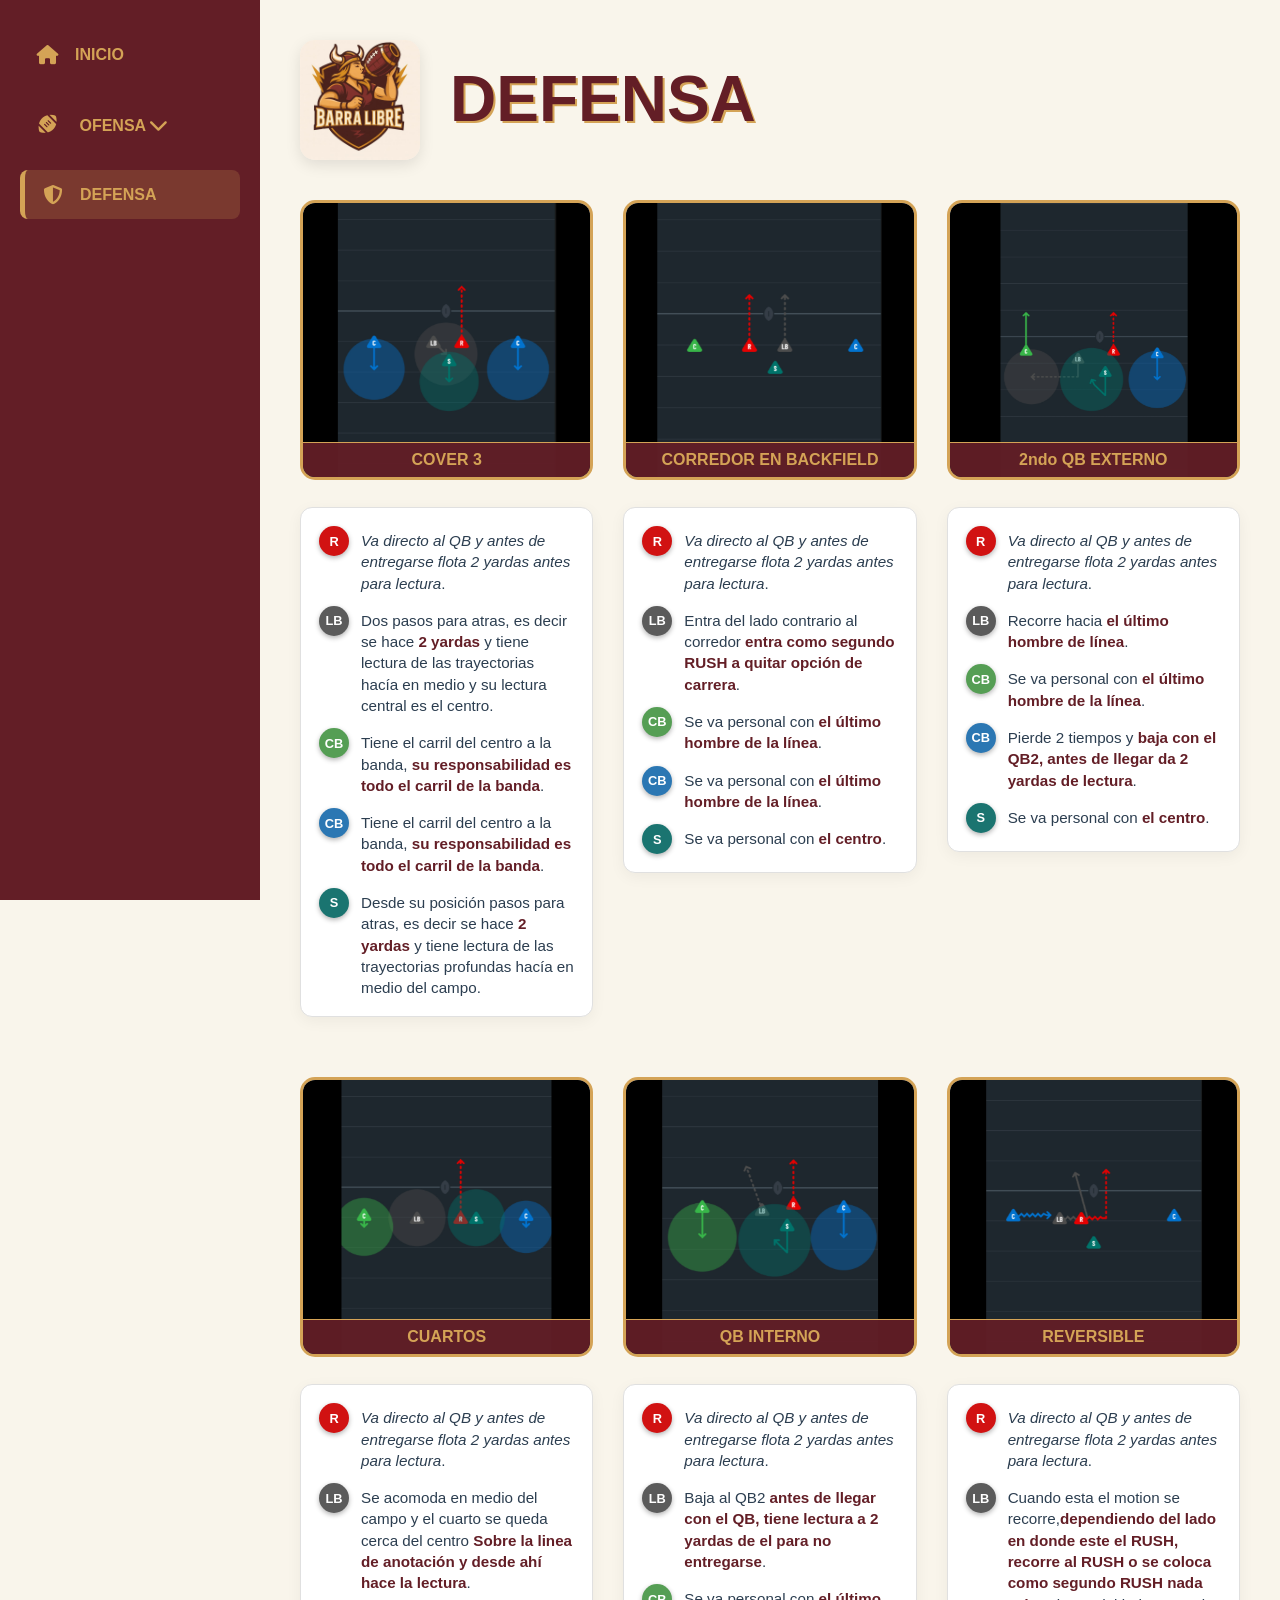
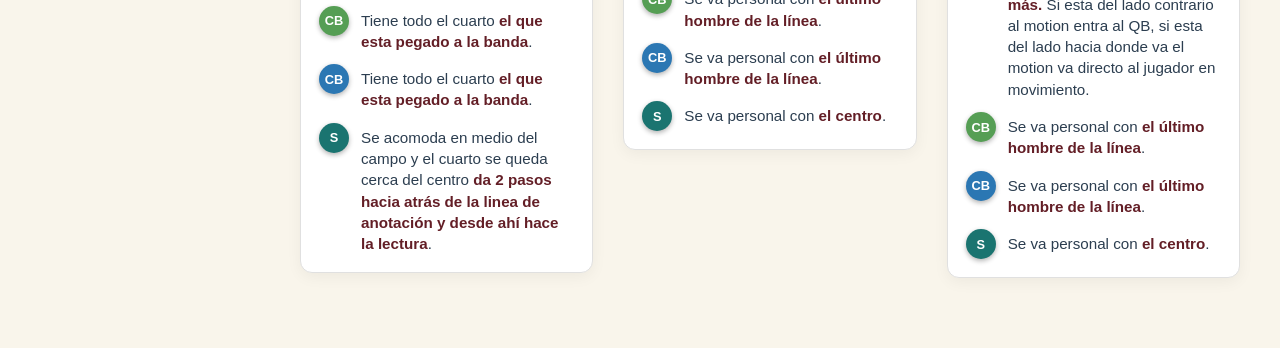
<file: docs/defensa.html>
<!DOCTYPE html>
<html lang="es">
<head >
    <meta name="viewport" content="width=device-width, initial-scale=1.0">
    <title>Barra Libre - Defensa</title>
    <link rel="stylesheet" href="https://cdnjs.cloudflare.com/ajax/libs/font-awesome/6.0.0/css/all.min.css">
    <link rel="stylesheet" href="style.css">
</head>
<body>
    <!-- OVERLAY -->
    <div class="overlay" id="overlay" onclick="closeMenu()"></div>

    <!-- BOTÓN HAMBURGUESA -->
    <button class="menu-toggle" onclick="toggleMenu()">
        <i class="fa-solid fa-bars"></i>
    </button>
    
    <div class="web-container">

        <div class="sidebar" id="sidebar">
            <a href="index.html" class="nav-item"><i class="fa-solid fa-house"></i> INICIO</a>

            <!-- Botón de Ofensa (Sin el div nav-dropdown) -->
            <!-- Cambia el botón de Ofensa por este -->
            <a href="javascript:void(0)" class="nav-item" onclick="toggleSubmenu(event)">
                <div class="nav-item-content">
                    <i class="fa-solid fa-football"></i>
                    <span>OFENSA</span>
                </div>
                <i class="fa-solid fa-chevron-down arrow-icon"></i>
            </a>
            
            <!-- Submenú -->
            <div class="submenu" id="submenu-ofensa">
                <a href="ofensa-varonil.html" class="submenu-item">Varonil</a>
                <a href="ofensa-femenil.html" class="submenu-item">Femenil</a>
            </div>

            <a href="defensa.html" class="nav-item active"><i class="fa-solid fa-shield"></i> DEFENSA</a>
        </div>
        <div class="main-content">
            <div class="header-web">
                <img src="LOGO_BL_FEM.jpeg" alt="Logo">
                <h1>DEFENSA</h1>
            </div>
            <div class="playbook-grid">

                <!-- CARD 1 -->
                <div class="play-item">
                    <div class="play-card">
                        <div class="play-card-inner">
                            <div class="play-card-front">
                                <img src="jugadas/Defensa/foto_cover3.png" alt="Especial">
                                <div class="play-name">COVER 3</div>
                            </div>
                            <div class="play-card-back">
                                <video muted playsinline loop preload="metadata">
                                    <source src="jugadas/Defensa/video_cover3.mp4" type="video/mp4">
                                </video>
                            </div>
                        </div>
                    </div>
                    <div class="play-description">
                        <div class="player-route">
                            <div class="badge-circle-defensa r">R</div>
                            <span class="route-text"><em>Va directo al QB y antes de entregarse flota 2 yardas antes para lectura</em>.</span>
                        </div>
                        
                        <div class="player-route">
                            <div class="badge-circle-defensa lb">LB</div>
                            <span class="route-text">Dos pasos para atras, es decir se hace <strong>2 yardas</strong> y tiene lectura de las trayectorias hacía en medio y su lectura central es el centro.</span>
                        </div>
                        
                        <div class="player-route">
                            <div class="badge-circle-defensa cb1">CB</div>
                            <span class="route-text">Tiene el carril del centro a la banda, <strong>su responsabilidad es todo el carril de la banda</strong>.</span>
                        </div>

                        <div class="player-route">
                            <div class="badge-circle-defensa cb2">CB</div>
                            <span class="route-text">Tiene el carril del centro a la banda, <strong>su responsabilidad es todo el carril de la banda</strong>.</span>
                        </div>

                        <div class="player-route">
                            <div class="badge-circle-defensa s">S</div>
                            <span class="route-text">Desde su posición pasos para atras, es decir se hace <strong>2 yardas</strong> y tiene lectura de las trayectorias profundas hacía en medio del campo.</span>
                        </div>
                    </div>
                </div>
                <!-- FIN CARD 1 -->

                <!-- CARD 2 -->
                <div class="play-item">
                    <div class="play-card">
                        <div class="play-card-inner">
                            <div class="play-card-front">
                                <img src="jugadas/Defensa/foto_corredor.png" alt="Especial">
                                <div class="play-name">CORREDOR EN BACKFIELD</div>
                            </div>
                            <div class="play-card-back">
                                <video muted playsinline loop preload="metadata">
                                    <source src="jugadas/Defensa/video_corredor.mp4" type="video/mp4">
                                </video>
                            </div>
                        </div>
                    </div>
                    <div class="play-description">
                        <div class="player-route">
                            <div class="badge-circle-defensa r">R</div>
                            <span class="route-text"><em>Va directo al QB y antes de entregarse flota 2 yardas antes para lectura</em>.</span>
                        </div>
                        
                        <div class="player-route">
                            <div class="badge-circle-defensa lb">LB</div>
                            <span class="route-text">Entra del lado contrario al corredor <strong>entra como segundo RUSH a quitar opción de carrera</strong>.</span>
                        </div>
                        
                        <div class="player-route">
                            <div class="badge-circle-defensa cb1">CB</div>
                            <span class="route-text">Se va personal con <strong>el último hombre de la línea</strong>.</span>
                        </div>

                        <div class="player-route">
                            <div class="badge-circle-defensa cb2">CB</div>
                            <span class="route-text">Se va personal con <strong>el último hombre de la línea</strong>.</span>
                        </div>

                        <div class="player-route">
                            <div class="badge-circle-defensa s">S</div>
                            <span class="route-text">Se va personal con <strong>el centro</strong>.</span>
                        </div>
                    </div>
                </div>
                <!-- FIN CARD 2 -->

                <!-- CARD 3 -->
                <div class="play-item">
                    <div class="play-card">
                        <div class="play-card-inner">
                            <div class="play-card-front">
                                <img src="jugadas/Defensa/foto_2ndoQB.png" alt="2ndo QB EXTERNO">
                                <div class="play-name">2ndo QB EXTERNO</div>
                            </div>
                            <div class="play-card-back">
                                <video muted playsinline loop preload="metadata">
                                    <source src="jugadas/Defensa/video_2ndoQB.mp4" type="video/mp4">
                                </video>
                            </div>
                        </div>
                    </div>
                    <div class="play-description">
                        <div class="player-route">
                            <div class="badge-circle-defensa r">R</div>
                            <span class="route-text"><em>Va directo al QB y antes de entregarse flota 2 yardas antes para lectura</em>.</span>
                        </div>
                        
                        <div class="player-route">
                            <div class="badge-circle-defensa lb">LB</div>
                            <span class="route-text">Recorre hacia <strong>el último hombre de línea</strong>.</span>
                        </div>
                        
                        <div class="player-route">
                            <div class="badge-circle-defensa cb1">CB</div>
                            <span class="route-text">Se va personal con <strong>el último hombre de la línea</strong>.</span>
                        </div>

                        <div class="player-route">
                            <div class="badge-circle-defensa cb2">CB</div>
                            <span class="route-text">Pierde 2 tiempos y <strong>baja con el QB2, antes de llegar da 2 yardas de lectura</strong>.</span>
                        </div>

                        <div class="player-route">
                            <div class="badge-circle-defensa s">S</div>
                            <span class="route-text">Se va personal con <strong>el centro</strong>.</span>
                        </div>
                    </div>
                </div>
                <!-- FIN CARD 3 -->

                <!-- CARD 4 -->
                <div class="play-item">
                    <div class="play-card">
                        <div class="play-card-inner">
                            <div class="play-card-front">
                                <img src="jugadas/Defensa/foto_cuartos.png" alt="Cuartos">
                                <div class="play-name">CUARTOS</div>
                            </div>
                            <div class="play-card-back">
                                <video muted playsinline loop preload="metadata">
                                    <source src="jugadas/Defensa/video_cuartos.mp4" type="video/mp4">
                                </video>
                            </div>
                        </div>
                    </div>
                    <div class="play-description">
                        <div class="player-route">
                            <div class="badge-circle-defensa r">R</div>
                            <span class="route-text"><em>Va directo al QB y antes de entregarse flota 2 yardas antes para lectura</em>.</span>
                        </div>
                        
                        <div class="player-route">
                            <div class="badge-circle-defensa lb">LB</div>
                            <span class="route-text">Se acomoda en medio del campo y el cuarto se queda cerca del centro <strong>Sobre la linea de anotación y desde ahí hace la lectura</strong>.</span>
                        </div>
                        
                        <div class="player-route">
                            <div class="badge-circle-defensa cb1">CB</div>
                            <span class="route-text">Tiene todo el cuarto <strong>el que esta pegado a la banda</strong>.</span>
                        </div>

                        <div class="player-route">
                            <div class="badge-circle-defensa cb2">CB</div>
                            <span class="route-text">Tiene todo el cuarto <strong>el que esta pegado a la banda</strong>.</span>
                        </div>

                        <div class="player-route">
                            <div class="badge-circle-defensa s">S</div>
                            <span class="route-text">Se acomoda en medio del campo y el cuarto se queda cerca del centro <strong>da 2 pasos hacia atrás de la linea de anotación y desde ahí hace la lectura</strong>.</span>
                        </div>
                    </div>
                </div>
                <!-- FIN CARD 4 -->

                <!-- CARD 5 -->
                <div class="play-item">
                    <div class="play-card">
                        <div class="play-card-inner">
                            <div class="play-card-front">
                                <img src="jugadas/Defensa/foto_QBinterno.png" alt="QB Interno">
                                <div class="play-name">QB INTERNO</div>
                            </div>
                            <div class="play-card-back">
                                <video muted playsinline loop preload="metadata">
                                    <source src="jugadas/Defensa/video_QBinterno.mp4" type="video/mp4">
                                </video>
                            </div>
                        </div>
                    </div>
                    <div class="play-description">
                        <div class="player-route">
                            <div class="badge-circle-defensa r">R</div>
                            <span class="route-text"><em>Va directo al QB y antes de entregarse flota 2 yardas antes para lectura</em>.</span>
                        </div>
                        
                        <div class="player-route">
                            <div class="badge-circle-defensa lb">LB</div>
                            <span class="route-text">Baja al QB2 <strong>antes de llegar con el QB, tiene lectura a 2 yardas de el para no entregarse</strong>.</span>
                        </div>
                        
                        <div class="player-route">
                            <div class="badge-circle-defensa cb1">CB</div>
                            <span class="route-text">Se va personal con <strong>el último hombre de la línea</strong>.</span>
                        </div>

                        <div class="player-route">
                            <div class="badge-circle-defensa cb2">CB</div>
                            <span class="route-text">Se va personal con <strong>el último hombre de la línea</strong>.</span>
                        </div>

                        <div class="player-route">
                            <div class="badge-circle-defensa s">S</div>
                            <span class="route-text">Se va personal con <strong>el centro</strong>.</span>
                        </div>
                    </div>
                </div>
                <!-- FIN CARD 5 -->

                <!-- CARD 6 -->
                <div class="play-item">
                    <div class="play-card">
                        <div class="play-card-inner">
                            <div class="play-card-front">
                                <img src="jugadas/Defensa/foto_reversible.png" alt="Reversible">
                                <div class="play-name">REVERSIBLE</div>
                            </div>
                            <div class="play-card-back">
                                <video muted playsinline loop preload="metadata">
                                    <source src="jugadas/Defensa/video_reversible.mp4" type="video/mp4">
                                </video>
                            </div>
                        </div>
                    </div>
                    <div class="play-description">
                        <div class="player-route">
                            <div class="badge-circle-defensa r">R</div>
                            <span class="route-text"><em>Va directo al QB y antes de entregarse flota 2 yardas antes para lectura</em>.</span>
                        </div>
                        
                        <div class="player-route">
                            <div class="badge-circle-defensa lb">LB</div>
                            <span class="route-text">Cuando esta el motion se recorre,<strong>dependiendo del lado en donde este el RUSH, recorre al RUSH o se coloca como segundo RUSH nada más.</strong> Si esta del lado contrario al motion entra al QB, si esta del lado hacia donde va el motion va directo al jugador en movimiento.</span>
                        </div>
                        
                        <div class="player-route">
                            <div class="badge-circle-defensa cb1">CB</div>
                            <span class="route-text">Se va personal con <strong>el último hombre de la línea</strong>.</span>
                        </div>

                        <div class="player-route">
                            <div class="badge-circle-defensa cb2">CB</div>
                            <span class="route-text">Se va personal con <strong>el último hombre de la línea</strong>.</span>
                        </div>

                        <div class="player-route">
                            <div class="badge-circle-defensa s">S</div>
                            <span class="route-text">Se va personal con <strong>el centro</strong>.</span>
                        </div>
                    </div>
                </div>
                <!-- FIN CARD 6 -->


            </div> <!-- FIN GRID -->
        </div>
    </div>




    <script>
        // --- FUNCIÓN PARA ABRIR/CERRAR MENÚ ---
        function toggleMenu() {
            const sidebar = document.getElementById('sidebar');
            const overlay = document.getElementById('overlay');
            const menuBtn = document.querySelector('.menu-toggle');
            
            sidebar.classList.toggle('active');
            overlay.classList.toggle('active');
            document.body.classList.toggle('no-scroll');
            
            // Cambio dinámico: Ocultar el botón si el menú está abierto
            if (sidebar.classList.contains('active')) {
                menuBtn.classList.add('hidden');
            } else {
                menuBtn.classList.remove('hidden');
            }
        }

        // --- FUNCIÓN PARA CERRAR TODO ---
        function closeMenu() {
            document.getElementById('sidebar').classList.remove('active');
            document.getElementById('overlay').classList.remove('active');
            document.body.classList.remove('no-scroll');
            
            // Asegurar que el botón de hamburguesa vuelva a aparecer
            const menuBtn = document.querySelector('.menu-toggle');
            if (menuBtn) menuBtn.classList.remove('hidden');
        }

        // --- LÓGICA DE LAS TARJETAS (Flip y Video optimizado) ---
        document.querySelectorAll('.play-card').forEach(card => {
            let isScrolling = false;
            let startY = 0;

            // Mejoramos la detección de scroll para evitar giros accidentales
            card.addEventListener('touchstart', (e) => {
                startY = e.touches[0].clientY;
                isScrolling = false;
            }, { passive: true });

            card.addEventListener('touchmove', (e) => {
                const moveY = Math.abs(e.touches[0].clientY - startY);
                if (moveY > 10) isScrolling = true; // Si se mueve más de 10px verticalmente, es scroll
            }, { passive: true });

            card.addEventListener('click', function () {
                if (isScrolling) return; // No girar si el usuario solo está bajando en la página[cite: 5]

                this.classList.toggle('flip');
                const video = this.querySelector('video');

                if (video) {
                    if (this.classList.contains('flip')) {
                        // Tiempo de espera de 200ms para que la animación se vea fluida
                        setTimeout(() => video.play(), 200);
                    } else {
                        video.pause();
                        video.currentTime = 0;
                    }
                }
            });
        });

        // --- FUNCIÓN PARA DESPLEGAR SUBMENÚ DE OFENSA ---
        function toggleSubmenu(event) {
            event.preventDefault();

            const submenu = document.getElementById('submenu-ofensa');
            const arrow = event.currentTarget.querySelector('.arrow-icon');

            // Alternar la clase 'show' para mostrar/ocultar el submenú
            if (submenu) {
                submenu.classList.toggle('show');
            }

            // Alternar la clase 'rotate' para girar la flechita
            if (arrow) {
                arrow.classList.toggle('rotate');
            }
        }
    </script>
    
</body>
</html>
</file>
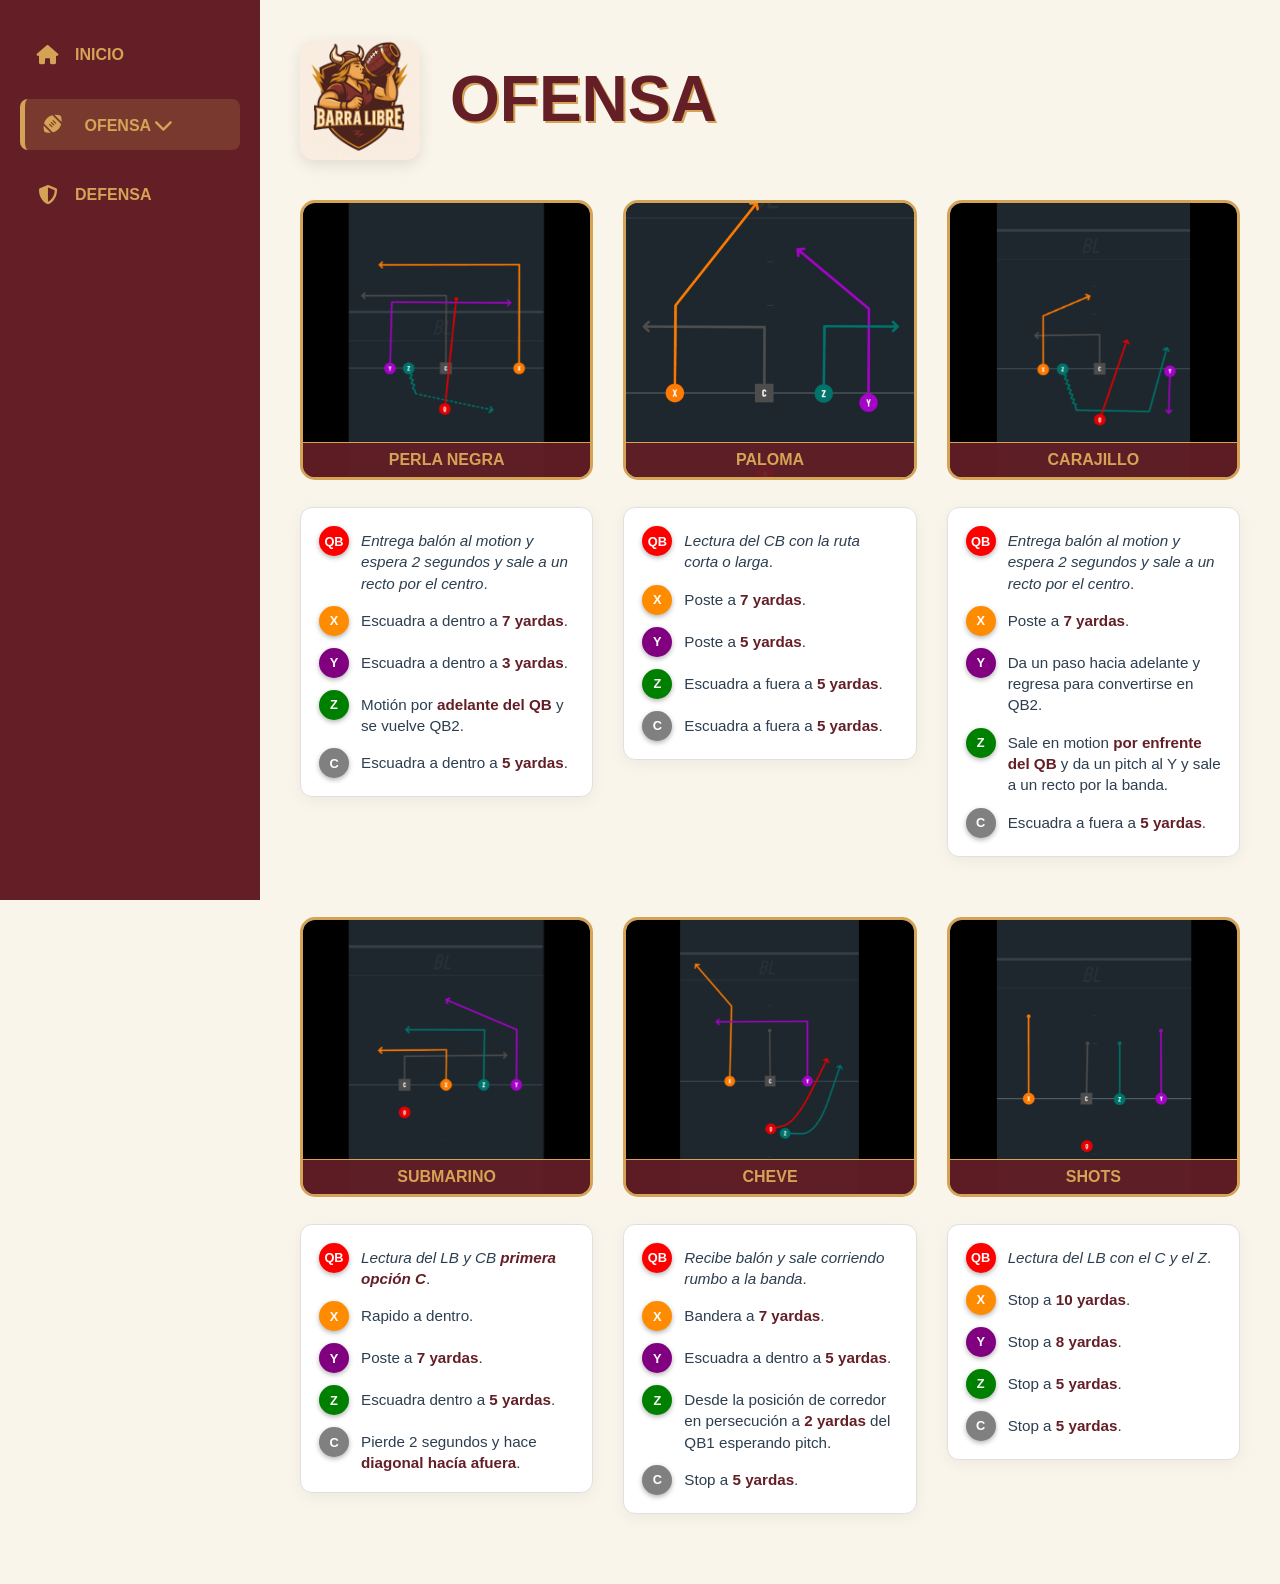
<file: docs/ofensa-femenil.html>
<!DOCTYPE html>
<html lang="es">
<head>
    <meta charset="UTF-8">
    <meta name="viewport" content="width=device-width, initial-scale=1.0">
    <title>Barra Libre - Ofensa</title>
    <link rel="stylesheet" href="https://cdnjs.cloudflare.com/ajax/libs/font-awesome/6.0.0/css/all.min.css">
    <link rel="stylesheet" href="style.css">
</head>
<body>

    <!-- OVERLAY -->
    <div class="overlay" id="overlay" onclick="closemenu()"></div>

    <!-- BOTÓN HAMBURGUESA -->
    <button class="menu-toggle" onclick="togglemenu()">
        <i class="fa-solid fa-bars"></i>
    </button>

    <div class="web-container">
        <!-- SIDEBAR -->
        <div class="sidebar" id="sidebar">
            <a href="index.html" class="nav-item"><i class="fa-solid fa-house"></i> INICIO</a>

            <!-- Botón de Ofensa (Sin el div nav-dropdown) -->
            <!-- Cambia el botón de Ofensa por este -->
            <a href="javascript:void(0)" class="nav-item active" onclick="toggleSubmenu(event)">
                <div class="nav-item-content">
                    <i class="fa-solid fa-football"></i>
                    <span>OFENSA</span>
                </div>
                <i class="fa-solid fa-chevron-down arrow-icon"></i>
            </a>
            
            <!-- Submenú -->
            <div class="submenu" id="submenu-ofensa">
                <a href="ofensa-varonil.html" class="submenu-item">Varonil</a>
                <a href="ofensa-femenil.html" class="submenu-item">Femenil</a>
            </div>

            <a href="defensa.html" class="nav-item"><i class="fa-solid fa-shield"></i> DEFENSA</a>
        </div>

        <!-- CONTENIDO -->
        <div class="main-content">
            <!-- HEADER -->
            <div class="header-web">
                <img src="LOGO_BL_FEM.jpeg" alt="Logo">
                <h1>OFENSA</h1>
            </div>

            <!-- GRID -->
            <div class="playbook-grid">
                <!-- CARD 1 -->
                <div class="play-item">
                    <div class="play-card">
                        <div class="play-card-inner">
                            <div class="play-card-front">
                                <img src="jugadas/Ofensa/foto_especial.png" alt="Especial">
                                <div class="play-name">PERLA NEGRA</div>
                            </div>
                            <div class="play-card-back">
                                <video muted playsinline loop preload="metadata">
                                    <source src="jugadas/Ofensa/video_especial.mp4" type="video/mp4">
                                </video>
                            </div>
                        </div>
                    </div>
                    <div class="play-description">
                        <div class="player-route">
                            <div class="badge-circle qb">QB</div>
                            <span class="route-text"><em>Entrega balón al motion y espera 2 segundos y sale a un recto por el centro</em>.</span>
                        </div>
                        
                        <div class="player-route">
                            <div class="badge-circle x">X</div>
                            <span class="route-text">Escuadra a dentro a <strong>7 yardas</strong>.</span>
                        </div>
                        
                        <div class="player-route">
                            <div class="badge-circle y">Y</div>
                            <span class="route-text">Escuadra a dentro a <strong>3 yardas</strong>.</span>
                        </div>

                        <div class="player-route">
                            <div class="badge-circle z">Z</div>
                            <span class="route-text">Motión por <strong>adelante del QB</strong> y se vuelve QB2.</span>
                        </div>

                        <div class="player-route">
                            <div class="badge-circle c">C</div>
                            <span class="route-text">Escuadra a dentro a <strong>5 yardas</strong>.</span>
                        </div>
                    </div>
                </div>   

                <!-- CARD 2 -->
                <div class="play-item">
                    <div class="play-card">
                        <div class="play-card-inner">
                            <div class="play-card-front">
                                <img src="jugadas/Ofensa/foto_pistolas.png" alt="Pistolas">
                                <div class="play-name">PALOMA</div>
                            </div>
                            <div class="play-card-back">
                                <video muted playsinline loop preload="metadata">
                                    <source src="jugadas/Ofensa/video_pistolas.mp4" type="video/mp4">
                                </video>
                            </div>
                        </div>
                    </div>
                    <div class="play-description">
                            <div class="player-route">
                                <div class="badge-circle qb">QB</div>
                                <span class="route-text"><em>Lectura del CB con la ruta corta o larga</em>.</span>
                            </div>
                            
                            <div class="player-route">
                                <div class="badge-circle x">X</div>
                                <span class="route-text">Poste a <strong>7 yardas</strong>.</span>
                            </div>
                            
                            <div class="player-route">
                                <div class="badge-circle y">Y</div>
                                <span class="route-text">Poste a <strong>5 yardas</strong>.</span>
                            </div>

                            <div class="player-route">
                                <div class="badge-circle z">Z</div>
                                <span class="route-text">Escuadra a fuera a <strong>5 yardas</strong>.</span>
                            </div>

                            <div class="player-route">
                                <div class="badge-circle c">C</div>
                                <span class="route-text">Escuadra a fuera a <strong>5 yardas</strong>.</span>
                            </div>
                        </div>
                </div>
                <!-- CARD 3 -->
                <div class="play-item">
                    <div class="play-card">
                        <div class="play-card-inner">
                            <div class="play-card-front">
                                <img src="jugadas/Ofensa/foto_reversible.png" alt="Reversible">
                                <div class="play-name">CARAJILLO</div>
                            </div>
                            <div class="play-card-back">
                                <video muted playsinline loop preload="metadata">
                                    <source src="jugadas/Ofensa/video_reversible.mp4" type="video/mp4">
                                </video>
                            </div>
                        </div>
                    </div>
                    <div class="play-description">
                        <div class="player-route">
                            <div class="badge-circle qb">QB</div>
                            <span class="route-text"><em>Entrega balón al motion y espera 2 segundos y sale a un recto por el centro</em>.</span>
                        </div>
                            
                        <div class="player-route">
                            <div class="badge-circle x">X</div>
                            <span class="route-text">Poste a <strong>7 yardas</strong>.</span>
                        </div>
                            
                        <div class="player-route">
                            <div class="badge-circle y">Y</div>
                            <span class="route-text">Da un paso hacia adelante y regresa para convertirse en QB2.</span>
                        </div>

                        <div class="player-route">
                            <div class="badge-circle z">Z</div>
                            <span class="route-text">Sale en motion <strong>por enfrente del QB</strong> y da un pitch al Y y sale a un recto por la banda.</span>
                        </div>

                        <div class="player-route">
                            <div class="badge-circle c">C</div>
                            <span class="route-text">Escuadra a fuera a <strong>5 yardas</strong>.</span>
                        </div>
                    </div>

                </div>

                 <!-- CARD 4 -->
                <div class="play-item">
                    <div class="play-card">
                        <div class="play-card-inner">
                            <div class="play-card-front">
                                <img src="jugadas/Ofensa/foto_arcoiris.png" alt="Arcoiris">
                                <div class="play-name">SUBMARINO</div>
                            </div>
                            <div class="play-card-back">
                                <video muted playsinline loop preload="metadata">
                                    <source src="jugadas/Ofensa/video_arcoiris.mp4" type="video/mp4">
                                </video>
                            </div>
                        </div>
                    </div>
                    <div class="play-description">
                        <div class="player-route">
                            <div class="badge-circle qb">QB</div>
                            <span class="route-text"><em>Lectura del LB y CB <strong>primera opción C</strong></em>.</span>
                        </div>
                        
                        <div class="player-route">
                            <div class="badge-circle x">X</div>
                            <span class="route-text">Rapido a dentro.</span>
                        </div>
                        
                        <div class="player-route">
                            <div class="badge-circle y">Y</div>
                            <span class="route-text">Poste a <strong>7 yardas</strong>.</span>
                        </div>

                        <div class="player-route">
                            <div class="badge-circle z">Z</div>
                            <span class="route-text">Escuadra dentro a <strong>5 yardas</strong>.</span>
                        </div>

                        <div class="player-route">
                            <div class="badge-circle c">C</div>
                           <span class="route-text">Pierde 2 segundos y hace <strong>diagonal hacía afuera</strong>.</span>
                        </div>
                    </div>
                </div>

                <!-- CARD 5 -->
                <div class="play-item">
                    <div class="play-card">
                        <div class="play-card-inner">
                            <div class="play-card-front">
                                <img src="jugadas/Ofensa/foto_doble_opcion.png" alt="Doble Opción">
                                <div class="play-name">CHEVE</div>
                            </div>
                            <div class="play-card-back">
                                <video muted playsinline loop preload="metadata">
                                    <source src="jugadas/Ofensa/video_doble_opcion.mp4" type="video/mp4">
                                </video>
                            </div>
                        </div>
                    </div>
                    <div class="play-description">
                        <div class="player-route">
                            <div class="badge-circle qb">QB</div>
                            <span class="route-text"><em>Recibe balón y sale corriendo rumbo a la banda</em>.</span>
                        </div>
                        
                        <div class="player-route">
                            <div class="badge-circle x">X</div>
                            <span class="route-text">Bandera a <strong>7 yardas</strong>.</span>
                        </div>
                            
                        <div class="player-route">
                            <div class="badge-circle y">Y</div>
                            <span class="route-text">Escuadra a dentro a <strong>5 yardas</strong>.</span>
                        </div>

                        <div class="player-route">
                            <div class="badge-circle z">Z</div>
                            <span class="route-text">Desde la posición de corredor en persecución a <strong>2 yardas</strong> del QB1 esperando pitch.</span>
                        </div>

                        <div class="player-route">
                            <div class="badge-circle c">C</div>
                            <span class="route-text">Stop a <strong>5 yardas</strong>.</span>
                        </div>
                    </div>
                </div>

                <!-- CARD 6 -->
                <div class="play-item">
                    <div class="play-card">
                        <div class="play-card-inner">
                            <div class="play-card-front">
                                <img src="jugadas/Ofensa/foto_stops.png" alt="Stops">
                                <div class="play-name">SHOTS</div>
                            </div>
                            <div class="play-card-back">
                                <video muted playsinline loop preload="metadata">
                                    <source src="jugadas/Ofensa/video_stops.mp4" type="video/mp4">
                                </video>
                            </div>
                        </div>
                    </div>
                    <div class="play-description">
                        <div class="player-route">
                            <div class="badge-circle qb">QB</div>
                            <span class="route-text"><em>Lectura del LB con el C y el Z</em>.</span>
                        </div>
                        
                        <div class="player-route">
                            <div class="badge-circle x">X</div>
                            <span class="route-text">Stop a <strong>10 yardas</strong>.</span>
                        </div>
                            
                        <div class="player-route">
                            <div class="badge-circle y">Y</div>
                            <span class="route-text">Stop a <strong>8 yardas</strong>.</span>
                        </div>

                        <div class="player-route">
                            <div class="badge-circle z">Z</div>
                            <span class="route-text">Stop a <strong>5 yardas</strong>.</span>
                        </div>

                        <div class="player-route">
                            <div class="badge-circle c">C</div>
                            <span class="route-text">Stop a <strong>5 yardas</strong>.</span>
                        </div>
                    </div>
                </div>


            </div> <!-- FIN GRID -->
        </div>
    </div>

    <script>
        // --- FUNCIÓN PARA ABRIR/CERRAR MENÚ ---
        function togglemenu() {
            const sidebar = document.getElementById('sidebar');
            const overlay = document.getElementById('overlay');
            const menuBtn = document.querySelector('.menu-toggle');
            
            sidebar.classList.toggle('active');
            overlay.classList.toggle('active');
            document.body.classList.toggle('no-scroll');
            
            // Cambio dinámico: Ocultar el botón si el menú está abierto
            if (sidebar.classList.contains('active')) {
                menuBtn.classList.add('hidden');
            } else {
                menuBtn.classList.remove('hidden');
            }
        }

        // --- FUNCIÓN PARA CERRAR TODO ---
        function closemenu() {
            document.getElementById('sidebar').classList.remove('active');
            document.getElementById('overlay').classList.remove('active');
            document.body.classList.remove('no-scroll');
            
            // Asegurar que el botón de hamburguesa vuelva a aparecer
            const menuBtn = document.querySelector('.menu-toggle');
            if (menuBtn) menuBtn.classList.remove('hidden');
        }

        // --- LÓGICA DE LAS TARJETAS (Flip y Video optimizado) ---
        document.querySelectorAll('.play-card').forEach(card => {
            let isScrolling = false;
            let startY = 0;

            // Mejoramos la detección de scroll para evitar giros accidentales
            card.addEventListener('touchstart', (e) => {
                startY = e.touches[0].clientY;
                isScrolling = false;
            }, { passive: true });

            card.addEventListener('touchmove', (e) => {
                const moveY = Math.abs(e.touches[0].clientY - startY);
                if (moveY > 10) isScrolling = true; // Si se mueve más de 10px verticalmente, es scroll
            }, { passive: true });

            card.addEventListener('click', function () {
                if (isScrolling) return; // No girar si el usuario solo está bajando en la página[cite: 5]

                this.classList.toggle('flip');
                const video = this.querySelector('video');

                if (video) {
                    if (this.classList.contains('flip')) {
                        // Tiempo de espera de 200ms para que la animación se vea fluida
                        setTimeout(() => video.play(), 200);
                    } else {
                        video.pause();
                        video.currentTime = 0;
                    }
                }
            });
        });

        // --- FUNCIÓN PARA DESPLEGAR SUBMENÚ DE OFENSA ---
        function toggleSubmenu(event) {
            event.preventDefault();

            const submenu = document.getElementById('submenu-ofensa');
            const arrow = event.currentTarget.querySelector('.arrow-icon');

            // Alternar la clase 'show' para mostrar/ocultar el submenú
            if (submenu) {
                submenu.classList.toggle('show');
            }

            // Alternar la clase 'rotate' para girar la flechita
            if (arrow) {
                arrow.classList.toggle('rotate');
            }
        }
    </script>

</body>
</html>
</file>
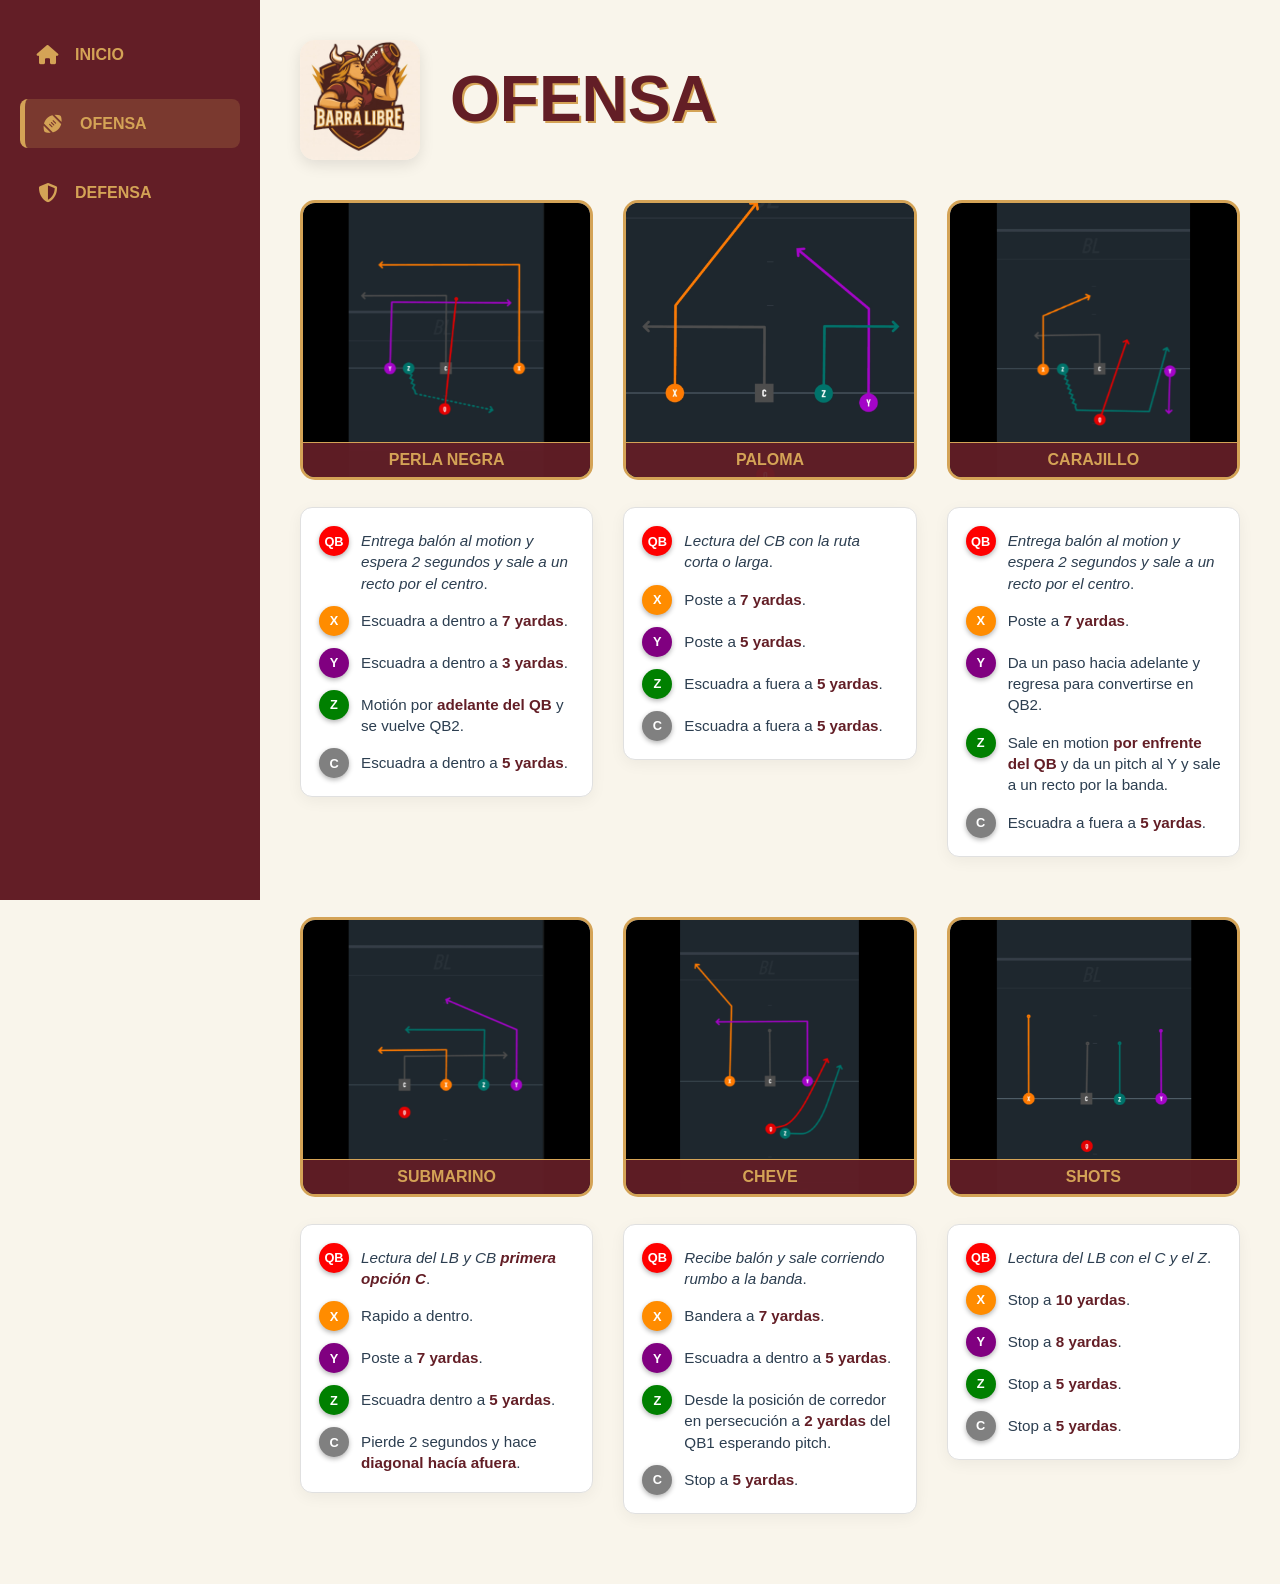
<file: docs/ofensa.html>
<!DOCTYPE html>
<html lang="es">
<head>
    <meta charset="UTF-8">
    <meta name="viewport" content="width=device-width, initial-scale=1.0">
    <title>Barra Libre - Ofensa</title>
    <link rel="stylesheet" href="https://cdnjs.cloudflare.com/ajax/libs/font-awesome/6.0.0/css/all.min.css">
    <link rel="stylesheet" href="style.css">
</head>
<body>

    <!-- OVERLAY -->
    <div class="overlay" id="overlay" onclick="closemenu()"></div>

    <!-- BOTÓN HAMBURGUESA -->
    <button class="menu-toggle" onclick="togglemenu()">
        <i class="fa-solid fa-bars"></i>
    </button>

    <div class="web-container">
        <!-- SIDEBAR -->
        <div class="sidebar" id="sidebar">
            <a href="index.html" class="nav-item"><i class="fa-solid fa-house"></i> INICIO</a>
            <a href="ofensa.html" class="nav-item active"><i class="fa-solid fa-football"></i> OFENSA</a>
            <a href="defensa.html" class="nav-item"><i class="fa-solid fa-shield"></i> DEFENSA</a>
        </div>

        <!-- CONTENIDO -->
        <div class="main-content">
            <!-- HEADER -->
            <div class="header-web">
                <img src="LOGO_BL_FEM.jpeg" alt="Logo">
                <h1>OFENSA</h1>
            </div>

            <!-- GRID -->
            <div class="playbook-grid">
                <!-- CARD 1 -->
                <div class="play-item">
                    <div class="play-card">
                        <div class="play-card-inner">
                            <div class="play-card-front">
                                <img src="jugadas/Ofensa/foto_especial.png" alt="Especial">
                                <div class="play-name">PERLA NEGRA</div>
                            </div>
                            <div class="play-card-back">
                                <video muted playsinline loop preload="metadata">
                                    <source src="jugadas/Ofensa/video_especial.mp4" type="video/mp4">
                                </video>
                            </div>
                        </div>
                    </div>
                    <div class="play-description">
                        <div class="player-route">
                            <div class="badge-circle qb">QB</div>
                            <span class="route-text"><em>Entrega balón al motion y espera 2 segundos y sale a un recto por el centro</em>.</span>
                        </div>
                        
                        <div class="player-route">
                            <div class="badge-circle x">X</div>
                            <span class="route-text">Escuadra a dentro a <strong>7 yardas</strong>.</span>
                        </div>
                        
                        <div class="player-route">
                            <div class="badge-circle y">Y</div>
                            <span class="route-text">Escuadra a dentro a <strong>3 yardas</strong>.</span>
                        </div>

                        <div class="player-route">
                            <div class="badge-circle z">Z</div>
                            <span class="route-text">Motión por <strong>adelante del QB</strong> y se vuelve QB2.</span>
                        </div>

                        <div class="player-route">
                            <div class="badge-circle c">C</div>
                            <span class="route-text">Escuadra a dentro a <strong>5 yardas</strong>.</span>
                        </div>
                    </div>
                </div>   

                <!-- CARD 2 -->
                <div class="play-item">
                    <div class="play-card">
                        <div class="play-card-inner">
                            <div class="play-card-front">
                                <img src="jugadas/Ofensa/foto_pistolas.png" alt="Pistolas">
                                <div class="play-name">PALOMA</div>
                            </div>
                            <div class="play-card-back">
                                <video muted playsinline loop preload="metadata">
                                    <source src="jugadas/Ofensa/video_pistolas.mp4" type="video/mp4">
                                </video>
                            </div>
                        </div>
                    </div>
                    <div class="play-description">
                            <div class="player-route">
                                <div class="badge-circle qb">QB</div>
                                <span class="route-text"><em>Lectura del CB con la ruta corta o larga</em>.</span>
                            </div>
                            
                            <div class="player-route">
                                <div class="badge-circle x">X</div>
                                <span class="route-text">Poste a <strong>7 yardas</strong>.</span>
                            </div>
                            
                            <div class="player-route">
                                <div class="badge-circle y">Y</div>
                                <span class="route-text">Poste a <strong>5 yardas</strong>.</span>
                            </div>

                            <div class="player-route">
                                <div class="badge-circle z">Z</div>
                                <span class="route-text">Escuadra a fuera a <strong>5 yardas</strong>.</span>
                            </div>

                            <div class="player-route">
                                <div class="badge-circle c">C</div>
                                <span class="route-text">Escuadra a fuera a <strong>5 yardas</strong>.</span>
                            </div>
                        </div>
                </div>
                <!-- CARD 3 -->
                <div class="play-item">
                    <div class="play-card">
                        <div class="play-card-inner">
                            <div class="play-card-front">
                                <img src="jugadas/Ofensa/foto_reversible.png" alt="Reversible">
                                <div class="play-name">CARAJILLO</div>
                            </div>
                            <div class="play-card-back">
                                <video muted playsinline loop preload="metadata">
                                    <source src="jugadas/Ofensa/video_reversible.mp4" type="video/mp4">
                                </video>
                            </div>
                        </div>
                    </div>
                    <div class="play-description">
                        <div class="player-route">
                            <div class="badge-circle qb">QB</div>
                            <span class="route-text"><em>Entrega balón al motion y espera 2 segundos y sale a un recto por el centro</em>.</span>
                        </div>
                            
                        <div class="player-route">
                            <div class="badge-circle x">X</div>
                            <span class="route-text">Poste a <strong>7 yardas</strong>.</span>
                        </div>
                            
                        <div class="player-route">
                            <div class="badge-circle y">Y</div>
                            <span class="route-text">Da un paso hacia adelante y regresa para convertirse en QB2.</span>
                        </div>

                        <div class="player-route">
                            <div class="badge-circle z">Z</div>
                            <span class="route-text">Sale en motion <strong>por enfrente del QB</strong> y da un pitch al Y y sale a un recto por la banda.</span>
                        </div>

                        <div class="player-route">
                            <div class="badge-circle c">C</div>
                            <span class="route-text">Escuadra a fuera a <strong>5 yardas</strong>.</span>
                        </div>
                    </div>

                </div>

                 <!-- CARD 4 -->
                <div class="play-item">
                    <div class="play-card">
                        <div class="play-card-inner">
                            <div class="play-card-front">
                                <img src="jugadas/Ofensa/foto_arcoiris.png" alt="Arcoiris">
                                <div class="play-name">SUBMARINO</div>
                            </div>
                            <div class="play-card-back">
                                <video muted playsinline loop preload="metadata">
                                    <source src="jugadas/Ofensa/video_arcoiris.mp4" type="video/mp4">
                                </video>
                            </div>
                        </div>
                    </div>
                    <div class="play-description">
                        <div class="player-route">
                            <div class="badge-circle qb">QB</div>
                            <span class="route-text"><em>Lectura del LB y CB <strong>primera opción C</strong></em>.</span>
                        </div>
                        
                        <div class="player-route">
                            <div class="badge-circle x">X</div>
                            <span class="route-text">Rapido a dentro.</span>
                        </div>
                        
                        <div class="player-route">
                            <div class="badge-circle y">Y</div>
                            <span class="route-text">Poste a <strong>7 yardas</strong>.</span>
                        </div>

                        <div class="player-route">
                            <div class="badge-circle z">Z</div>
                            <span class="route-text">Escuadra dentro a <strong>5 yardas</strong>.</span>
                        </div>

                        <div class="player-route">
                            <div class="badge-circle c">C</div>
                           <span class="route-text">Pierde 2 segundos y hace <strong>diagonal hacía afuera</strong>.</span>
                        </div>
                    </div>
                </div>

                <!-- CARD 5 -->
                <div class="play-item">
                    <div class="play-card">
                        <div class="play-card-inner">
                            <div class="play-card-front">
                                <img src="jugadas/Ofensa/foto_doble_opcion.png" alt="Doble Opción">
                                <div class="play-name">CHEVE</div>
                            </div>
                            <div class="play-card-back">
                                <video muted playsinline loop preload="metadata">
                                    <source src="jugadas/Ofensa/video_doble_opcion.mp4" type="video/mp4">
                                </video>
                            </div>
                        </div>
                    </div>
                    <div class="play-description">
                        <div class="player-route">
                            <div class="badge-circle qb">QB</div>
                            <span class="route-text"><em>Recibe balón y sale corriendo rumbo a la banda</em>.</span>
                        </div>
                        
                        <div class="player-route">
                            <div class="badge-circle x">X</div>
                            <span class="route-text">Bandera a <strong>7 yardas</strong>.</span>
                        </div>
                            
                        <div class="player-route">
                            <div class="badge-circle y">Y</div>
                            <span class="route-text">Escuadra a dentro a <strong>5 yardas</strong>.</span>
                        </div>

                        <div class="player-route">
                            <div class="badge-circle z">Z</div>
                            <span class="route-text">Desde la posición de corredor en persecución a <strong>2 yardas</strong> del QB1 esperando pitch.</span>
                        </div>

                        <div class="player-route">
                            <div class="badge-circle c">C</div>
                            <span class="route-text">Stop a <strong>5 yardas</strong>.</span>
                        </div>
                    </div>
                </div>

                <!-- CARD 6 -->
                <div class="play-item">
                    <div class="play-card">
                        <div class="play-card-inner">
                            <div class="play-card-front">
                                <img src="jugadas/Ofensa/foto_stops.png" alt="Stops">
                                <div class="play-name">SHOTS</div>
                            </div>
                            <div class="play-card-back">
                                <video muted playsinline loop preload="metadata">
                                    <source src="jugadas/Ofensa/video_stops.mp4" type="video/mp4">
                                </video>
                            </div>
                        </div>
                    </div>
                    <div class="play-description">
                        <div class="player-route">
                            <div class="badge-circle qb">QB</div>
                            <span class="route-text"><em>Lectura del LB con el C y el Z</em>.</span>
                        </div>
                        
                        <div class="player-route">
                            <div class="badge-circle x">X</div>
                            <span class="route-text">Stop a <strong>10 yardas</strong>.</span>
                        </div>
                            
                        <div class="player-route">
                            <div class="badge-circle y">Y</div>
                            <span class="route-text">Stop a <strong>8 yardas</strong>.</span>
                        </div>

                        <div class="player-route">
                            <div class="badge-circle z">Z</div>
                            <span class="route-text">Stop a <strong>5 yardas</strong>.</span>
                        </div>

                        <div class="player-route">
                            <div class="badge-circle c">C</div>
                            <span class="route-text">Stop a <strong>5 yardas</strong>.</span>
                        </div>
                    </div>
                </div>


            </div> <!-- FIN GRID -->
        </div>
    </div>

    <script>
        // --- FUNCIÓN PARA ABRIR/CERRAR MENÚ ---
        function togglemenu() {
            const sidebar = document.getElementById('sidebar');
            const overlay = document.getElementById('overlay');
            const menuBtn = document.querySelector('.menu-toggle');
            
            sidebar.classList.toggle('active');
            overlay.classList.toggle('active');
            document.body.classList.toggle('no-scroll');
            
            // Cambio dinámico: Ocultar el botón si el menú está abierto
            if (sidebar.classList.contains('active')) {
                menuBtn.classList.add('hidden');
            } else {
                menuBtn.classList.remove('hidden');
            }
        }

        // --- FUNCIÓN PARA CERRAR TODO ---
        function closemenu() {
            document.getElementById('sidebar').classList.remove('active');
            document.getElementById('overlay').classList.remove('active');
            document.body.classList.remove('no-scroll');
            
            // Asegurar que el botón de hamburguesa vuelva a aparecer
            const menuBtn = document.querySelector('.menu-toggle');
            if (menuBtn) menuBtn.classList.remove('hidden');
        }

        // --- LÓGICA DE LAS TARJETAS (Flip y Video optimizado) ---
        document.querySelectorAll('.play-card').forEach(card => {
            let isScrolling = false;
            let startY = 0;

            // Mejoramos la detección de scroll para evitar giros accidentales
            card.addEventListener('touchstart', (e) => {
                startY = e.touches[0].clientY;
                isScrolling = false;
            }, { passive: true });

            card.addEventListener('touchmove', (e) => {
                const moveY = Math.abs(e.touches[0].clientY - startY);
                if (moveY > 10) isScrolling = true; // Si se mueve más de 10px verticalmente, es scroll
            }, { passive: true });

            card.addEventListener('click', function () {
                if (isScrolling) return; // No girar si el usuario solo está bajando en la página[cite: 5]

                this.classList.toggle('flip');
                const video = this.querySelector('video');

                if (video) {
                    if (this.classList.contains('flip')) {
                        // Tiempo de espera de 200ms para que la animación se vea fluida
                        setTimeout(() => video.play(), 200);
                    } else {
                        video.pause();
                        video.currentTime = 0;
                    }
                }
            });
        });
    </script>

</body>
</html>
</file>
<file: style.css>
:root {
    --guinda: #631e26;
    --oro: #d4a356;
    --crema: #f9f5eb;
    --negro: #1a1a1a;
    --blanco: #ffffff;
}

* {
    box-sizing: border-box;
    margin: 0;
    padding: 0;
    font-family: 'Segoe UI', sans-serif;
}

html, body {
    overflow-x: hidden;
}

body {
    background-color: var(--crema);
    color: var(--negro);
}

/* --- ESTRUCTURA --- */
.web-container {
    display: flex;
    min-height: 100vh;
}

/* --- SIDEBAR --- */
.sidebar {
    width: 260px;
    background-color: var(--guinda);
    color: var(--oro);
    display: flex;
    flex-direction: column;
    padding: 20px;
    position: fixed;
    height: 100vh;
    left: 0;
    top: 0;
    z-index: 2000;

    transform: translateX(0);
    transition: transform 0.35s cubic-bezier(0.77, 0, 0.175, 1);
}

/* NAV ITEMS */
.nav-item {
    padding: 15px;
    margin: 10px 0;
    display: flex;
    align-items: center;
    font-weight: bold;
    text-transform: uppercase;
    border-radius: 8px;
    transition: all 0.25s ease;
    color: var(--oro);
    text-decoration: none;
}

.nav-item i {
    margin-right: 15px;
    font-size: 1.2rem;
    width: 25px;
    text-align: center;
}

.nav-item:hover,
.nav-item.active {
    background-color: rgba(212, 163, 86, 0.2);
    border-left: 5px solid var(--oro);
    transform: scale(0.95);
}

/* --- BOTÓN HAMBURGUESA --- */
.menu-toggle {
    display: none;
    position: fixed;
    top: 15px;
    left: 15px;
    z-index: 3000;
    background: var(--guinda);
    color: var(--oro);
    border: 2px solid var(--oro);
    padding: 12px;
    border-radius: 8px;
    font-size: 1.5rem;
    cursor: pointer;
}

/* --- CONTENIDO PRINCIPAL --- */
.main-content {
    flex: 1;
    margin-left: 250px;
    padding: 40px;
    width: 100%; /* 🔥 FIX CLAVE */
    position: relative;
    z-index: 1;
}

/* HEADER */
.header-web {
    display: flex;
    align-items: center;
    margin-bottom: 40px;
    gap: 30px;
}

.header-web img {
    width: 150px;
    border-radius: 15px;
}

.header-web h1 {
    font-size: 5rem;
    font-weight: 900;
    text-transform: uppercase;
    font-family: 'Impact', sans-serif;
    background: linear-gradient(to bottom, #ffffff, #d4a356);
    -webkit-background-clip: text;
    -webkit-text-fill-color: transparent;
    filter: drop-shadow(2px 2px 0px var(--guinda));
}

/* --- GRID --- */
.playbook-grid {
    display: grid;
    grid-template-columns: repeat(auto-fill, minmax(300px, 1fr));
    gap: 30px;
}

.play-card {
    width: 100%;
    height: 400px;
    perspective: 1000px;
}

.play-card-inner {
    position: relative;
    width: 100%;
    height: 100%;
    transition: transform 0.8s;
    transform-style: preserve-3d;
}

.play-card:hover .play-card-inner {
    transform: rotateY(180deg);
}

.play-card-front,
.play-card-back {
    position: absolute;
    width: 100%;
    height: 100%;
    backface-visibility: hidden;
    border-radius: 15px;
    border: 3px solid var(--oro);
    overflow: hidden;
}

.play-card-front {
    background: #1a1a1a;
    display: flex;
    align-items: center;
    justify-content: center;
}

.play-card-front img {
    width: 100%;
    height: 100%;
    object-fit: contain;
    padding: 10px;
}

.play-name {
    position: absolute;
    bottom: 0;
    width: 100%;
    background: var(--guinda);
    color: var(--oro);
    padding: 10px;
    font-weight: bold;
    text-align: center;
}

/* --- REGLAMENTO --- */
.rules-container {
    background-color: var(--guinda);
    padding: 30px;
    border-radius: 20px;
    color: var(--blanco);
}

.rule-card-web {
    background: var(--blanco);
    color: var(--negro);
    margin-bottom: 15px;
    padding: 20px;
    border-radius: 12px;
    display: flex;
    align-items: center;
    gap: 20px;
}

.rule-number {
    background: var(--oro);
    color: var(--guinda);
    width: 40px;
    height: 40px;
    display: flex;
    align-items: center;
    justify-content: center;
    border-radius: 50%;
    font-weight: bold;
}

/* ==========================================
   📱 MODO MÓVIL
   ========================================== */
@media (max-width: 850px) {

    .menu-toggle {
        display: block;
    }

    .web-container {
        flex-direction: column;
    }

    .sidebar {
        transform: translateX(-100%);
    }

    .sidebar.active {
        transform: translateX(0);
    }

    /* Overlay */
    /* Overlay oscuro */
    .overlay {
        position: fixed;
        top: 0;
        left: 0;
        width: 100%;
        height: 100%;
        background: rgba(0,0,0,0.5);
        opacity: 0;
        pointer-events: none;
        transition: opacity 0.3s ease;
        z-index: 1500;
    }

    .overlay.active {
        opacity: 1;
        pointer-events: all;
    }

    /* Bloquear scroll cuando menú abierto */
    .no-scroll {
        overflow: hidden;
    }
    .sidebar.active::after {
        content: "";
        position: fixed;
        top: 0;
        left: 260px;
        width: calc(100% - 260px);
        height: 100%;
        background: rgba(0,0,0,0.4);
        pointer-events: none;
    }

    .main-content {
        margin-left: 0;
        width: 100%;
        padding: 80px 15px 20px 15px;
    }

    .header-web {
        flex-direction: column;
        text-align: center;
        gap: 15px;
    }

    .header-web h1 {
        font-size: 2.5rem;
    }

    .header-web img {
        width: 120px;
    }

    .playbook-grid {
        grid-template-columns: 1fr;
    }

    .play-card {
        height: 350px;
    }

    .rule-card-web {
        flex-direction: column;
        text-align: center;
    }
}
</file>
<file: docs/style.css>
:root {
    --guinda: #631e26;
    --oro: #d4a356;
    --crema: #f9f5eb;
    --negro: #1a1a1a;
    --blanco: #ffffff;
}

* { box-sizing: border-box; margin: 0; padding: 0; font-family: 'Segoe UI', sans-serif; }
html, body { overflow-x: hidden; background-color: var(--crema); color: var(--negro); }

/* --- ESTRUCTURA --- */
.web-container { display: flex; min-height: 100vh; }

/* --- SIDEBAR (Menú lateral) --- */
.sidebar {
    width: 260px;
    background-color: var(--guinda);
    color: var(--oro);
    display: flex;
    flex-direction: column;
    padding: 20px;
    position: fixed;
    height: 100vh;
    left: 0; top: 0; z-index: 2000;
    transition: transform 0.35s ease-in-out;
}

.main-content {
    flex: 1;
    margin-left: 260px; /* Espacio para el sidebar en laptop */
    padding: 40px;
    transition: margin-left 0.35s ease-in-out;
}

/* --- ESTILO DEL REGLAMENTO (BASADO EN TU IMAGEN) --- */
.rules-container {
    background-color: #631919; /* Guinda institucional */
    border-radius: 15px;
    padding: 25px;
    margin-top: 20px;
    box-shadow: 0 4px 15px rgba(0,0,0,0.2);
}

.rules-title {
    color: #fff;
    font-size: 1.4rem;
    margin-bottom: 20px;
    display: flex;
    align-items: center;
    gap: 10px;
}

/* Tarjetas de reglas individuales */
.rule-card-web {
    background-color: #ffffff;
    border-radius: 12px;
    padding: 15px 20px;
    margin-bottom: 15px;
    display: flex;
    align-items: flex-start;
    gap: 15px;
    box-shadow: 0 2px 5px rgba(0,0,0,0.1);
    
    /* Agrega esto para que no "salte" al hacer hover */
    border-left: 5px solid transparent; 
    transition: all 0.3s ease; 
}

.rule-card-web:hover {
    border-left: 5px solid var(--oro); 
    background-color: #fffdf9; /* Fondo crema muy ligero al pasar el mouse */
    transform: translateX(5px); /* Desplazamiento sutil hacia la derecha */
    box-shadow: 4px 4px 15px rgba(0,0,0,0.15);
}

.rule-content ul {
    margin-left: 20px;
    margin-top: 10px;
    list-style-type: disc;
}

.rule-content li {
    margin-bottom: 5px;
    color: #444;
}

/* Círculo dorado con el número */
.rule-number {
    background-color: #d4a373; /* Dorado/café claro */
    color: white;
    min-width: 35px;
    height: 35px;
    border-radius: 50%;
    display: flex;
    align-items: center;
    justify-content: center;
    font-weight: bold;
    font-size: 1.1rem;
    flex-shrink: 0;
}

.rule-content {
    color: #333;
    line-height: 1.5;
}

.rule-content strong {
    color: #631919;
    display: block;
    margin-bottom: 5px;
    font-size: 1.05rem;
}

.rules-footer {
    color: rgba(255, 255, 255, 0.8);
    text-align: center;
    font-style: italic;
    margin-top: 20px;
}

.welcome-section p {
    margin-bottom: 20px; /* Ajusta este número para más o menos espacio */
    line-height: 1.6;    /* Esto separa las líneas dentro de un mismo párrafo */
}

/* Espacio extra después del título */
.welcome-section h2 {
    margin-bottom: 25px;
    color: var(--guinda);
}

/*
.menu-toggle {
    transition: opacity 0.3s ease;
}

.menu-toggle.hidden {
    opacity: 0;
    pointer-events: none;
}
*/

/* --- CLASE PARA TEXTO EN NEGRITAS --- */
.bold {
    font-weight: bold;
}

/* --- BOTÓN HAMBURGUESA DINÁMICO --- */
.menu-toggle {
    display: none; 
    position: fixed; 
    top: 15px; 
    left: 15px; 
    z-index: 3000;
    background: var(--guinda); 
    color: var(--oro); 
    border: 2px solid var(--oro);
    padding: 10px; 
    border-radius: 8px; 
    font-size: 1.5rem; 
    cursor: pointer;
    transition: opacity 0.3s ease;
}

/* El botón desaparece cuando el sidebar está activo */
.menu-toggle.hidden {
    opacity: 0;
    pointer-events: none;
}

.nav-item {
    padding: 15px; margin: 10px 0; display: flex; justify-content: flex-start; align-items: center;
    font-weight: bold; text-transform: uppercase; border-radius: 8px;
    transition: all 0.25s ease; color: var(--oro); text-decoration: none;
}

.nav-item i { margin-right: 15px; font-size: 1.2rem; width: 25px; text-align: center; }

.nav-item:hover, .nav-item.active { 
    background-color: rgba(212, 163, 86, 0.2); 
    border-left: 5px solid var(--oro); 
}

/* --- HEADER --- */
.header-web { display: flex; align-items: center; margin-bottom: 40px; gap: 30px; }
.header-web img { width: 120px; border-radius: 15px; box-shadow: 0 5px 15px rgba(0,0,0,0.1); }
.header-web h1 {
    font-size: 4rem; font-weight: 900; text-transform: uppercase;
    font-family: 'Impact', sans-serif; color: var(--guinda);
    line-height: 0.9;
    text-shadow: 2px 2px 0px var(--oro);
}

/* --- GRID DE JUGADAS (Ofensa/Defensa) --- */
.playbook-grid {
     
    display: grid; 
    grid-template-columns: repeat(auto-fit, minmax(280px, 1fr)); 
    gap: 30px; /* Un poco más de espacio entre jugadas */
    align-items: start; /* Importante para que no se estiren raro si un texto es largo */
    width: 100%; /* Añade esto */
}

.play-item {
    display: flex;
    flex-direction: column;
    gap: 15px; /* Espacio real entre la tarjeta y la descripción */
    margin-bottom: 30px;
}

.play-description {
    background: #ffffff;
    border-radius: 12px;
    padding: 18px;
    border: 1px solid #e0e0e0;
    box-shadow: 0 4px 15px rgba(0,0,0,0.05);
    margin-top: 12px;
    width: 100%; /* Asegura que ocupe todo el ancho de la columna del grid */
    box-sizing: border-box; /* Para que el padding no sume al ancho total */
    display: block; /* Asegura que no se comporte como elemento inline */
}

.play-description p {
    font-size: 0.95rem;
    line-height: 1.5;
    color: #333;
    margin: 0;
}

.player-route {
    display: flex;
    align-items: flex-start; /* Alinea al inicio si el texto es largo */
    gap: 12px;
    margin-bottom: 12px;
}

.player-route:last-child { margin-bottom: 0; }


/* --- ESTILO DEL TEXTO --- */
.route-text {
    color: #2c3e50;
    font-size: 0.95rem;
    line-height: 1.4;
    font-weight: 500;
    padding-top: 4px; /* Centra visualmente el texto con el círculo */
}

.route-text strong {
    color: var(--guinda);
    font-weight: 700;
}

.play-card {
    height: 280px; 
    perspective: 1000px;
    cursor: pointer;
    position: relative;
    border-radius: 15px;
    border: 3px solid var(--oro); /* El borde principal se queda aquí */
    /* ELIMINAMOS overflow: hidden de aquí para que la descripción respire */
}

.play-card-inner { 
    position: relative; 
    width: 100%; 
    height: 100%; 
    transition: transform 0.6s; 
    transform-style: preserve-3d; 
}

.play-card.flip .play-card-inner { transform: rotateY(180deg); }

.play-card-front, .play-card-back {
    position: absolute; 
    width: 100%; 
    height: 100%; 
    backface-visibility: hidden;
    border-radius: 12px; /* Un poco menor para que no choque con el borde padre */
    overflow: hidden; /* Aquí sí se queda para recortar la imagen/video */
    background: #000;
    display: flex;
    flex-direction: column;
    border: none; /* Quitamos el borde de aquí para que no se duplique */
}

/* Ajuste para que tanto fotos como videos se vean completos sin zoom */
.play-card-back video { 
    width: 100%; 
    height: 100%; 
    object-fit: contain; /* Evita el recorte y el zoom[cite: 8] */
    background-color: #000;
}

.play-card-front img {
    width: 100%;
    height: 100%;
    /* Usamos 'contain' pero con un truco de escala */
    object-fit: contain; 
    object-position: center;
    /* Este zoom (1.2) elimina los márgenes blancos que tienen tus imágenes originales */
    transform: scale(1.2); 
    transition: transform 0.3s ease;
    padding: 10px;
}

.play-card-back { transform: rotateY(180deg); }

.play-name {
    position: absolute;
    bottom: 0;
    width: 100%;
    background: rgba(99, 30, 38, 0.95); /* Guinda con opacidad alta */
    color: var(--oro);
    padding: 8px;
    text-align: center;
    font-weight: bold;
    z-index: 5;
    border-top: 1px solid var(--oro);
}


/* --- RESPONSIVIDAD MÓVIL --- */
@media (max-width: 850px) {
    .menu-toggle { display: block; }
    .sidebar { transform: translateX(-100%); width: 280px; }
    .sidebar.active { transform: translateX(0); }
    .main-content { margin-left: 0; padding: 80px 15px 20px 15px; }
    
    .header-web { flex-direction: column; text-align: center; gap: 15px; }
    .header-web h1 { font-size: 2.5rem; }
    .header-web img { width: 100px; }
}

/* Overlay para cerrar el menú al tocar fuera */
.overlay {
    display: none; position: fixed; top: 0; left: 0; width: 100%; height: 100%;
    background: rgba(0,0,0,0.5); z-index: 1500;
}
.overlay.active { display: block; }
body.no-scroll { overflow: hidden; }


/* --- CÍRCULOS DE JUGADORES --- */
.badge-circle {
    display: flex !important;
    align-items: center;
    justify-content: center;
    width: 30px;
    height: 30px;
    min-width: 30px; /* Evita que se aplasten */
    min-height: 30px;
    border-radius: 50% !important; /* Círculo perfecto */
    color: #ffffff !important;
    font-weight: 900;
    font-size: 0.8rem;
    flex-shrink: 0;
    box-shadow: 0 2px 5px rgba(0,0,0,0.3); /* Les da relieve */
}

/* Colores específicos de la jugada */
.qb { background-color: #ff0000 !important; }
.x  { background-color: #ff8c00 !important; }
.y  { background-color: #800080 !important; }
.z  { background-color: #008000 !important; }
.c  { background-color: #808080 !important; }

.main-content {
    flex: 1; /* Esto obliga al contenido a ocupar todo el espacio disponible */
    width: 100%;
    min-width: 0; /* Evita que el contenido desborde el flex padre */
}

/* --- CÍRCULOS DE JUGADORES --- */
.badge-circle-defensa {
    display: flex !important;
    align-items: center;
    justify-content: center;
    width: 30px;
    height: 30px;
    min-width: 30px; /* Evita que se aplasten */
    min-height: 30px;
    border-radius: 50% !important; /* Círculo perfecto */
    color: #ffffff !important;
    font-weight: 900;
    font-size: 0.8rem;
    flex-shrink: 0;
    box-shadow: 0 2px 5px rgba(0,0,0,0.3); /* Les da relieve */
}

/* Colores específicos de la jugada */
.r { background-color: #d11212 !important; }
.cb1 { background-color: #559e54 !important; }
.cb2 { background-color: #2b77b3 !important; }
.lb { background-color: #5b5b5b !important; }
.s { background-color: #1a7470 !important; }

/* --- TUS AJUSTES DE SUBMENÚ --- */
.submenu {
    display: none;
    flex-direction: column;
    background: rgba(0, 0, 0, 0.15);
    /* Ajusta este padding para que las letras 'Varonil' 
       se alineen exactamente debajo de 'Ofensa' */
    padding-left: 55px; 
    margin-bottom: 10px;
}

.submenu.show {
    display: flex;
}

.submenu-item {
    display: block;
    padding: 8px 0; /* Espaciado vertical entre opciones */
    color: var(--oro);
    text-decoration: none;
    font-size: 0.9rem;
    font-weight: bold;
    text-transform: uppercase;
    transition: 0.3s;
}

.submenu-item:hover {
    color: var(--blanco);
}

/* Flecha: Aseguramos que no se mueva de su lugar */
.arrow-icon {
    transition: transform 0.3s ease;
    width: 20px;
    text-align: center;
}
</file>
